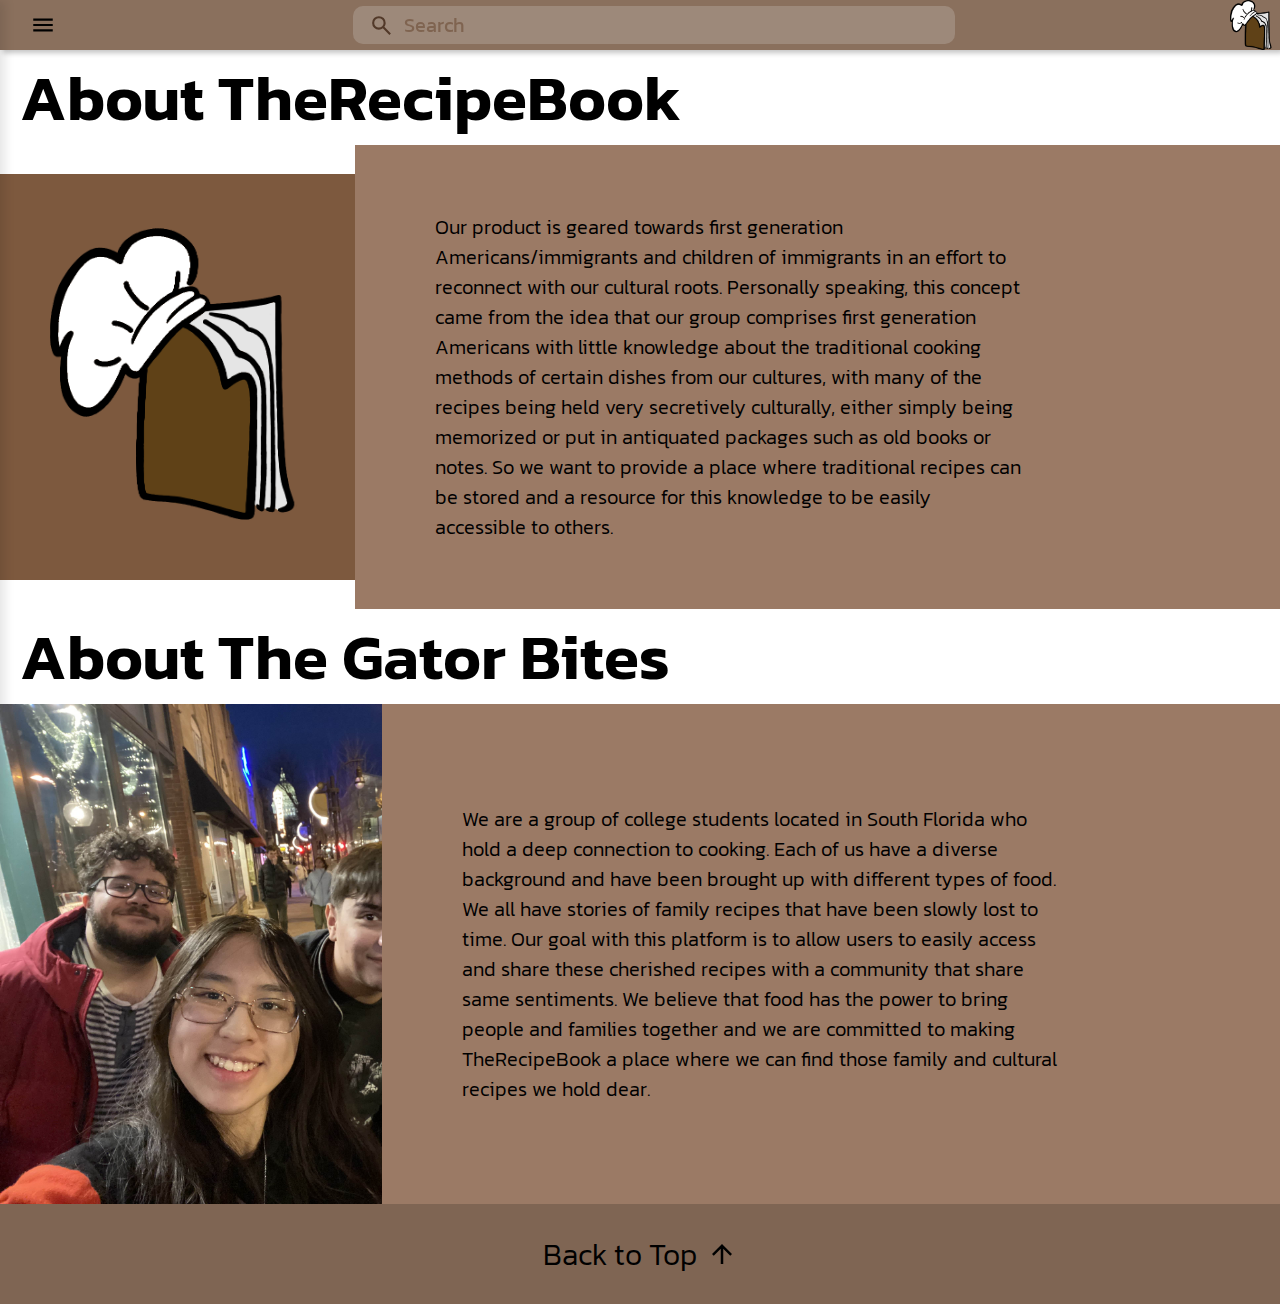
<file: about.html>
<!DOCTYPE html>
<html>

<head>
  <meta charset="UTF-8">
  <title>About Page</title>
  <link rel="stylesheet" href="about.css">
</head>

<body>
  <div class="off-screen-menu">
    <ul class="sidebar">
      <li onclick="hideSidebar(event)"><a href="#"><svg xmlns="http://www.w3.org/2000/svg" height="26px"
            viewBox="0 -960 960 960" width="26px" fill="#000000">
            <path d="M120-240v-80h720v80H120Zm0-200v-80h720v80H120Zm0-200v-80h720v80H120Z" />
          </svg></a></li>
      <li><a href="home.html">Home</a></li>
      <li><a href="profile.html">Profile</a></li>
      <li><a href="stores.html">Grocery Stores</a></li>
      <li><a href="about.html" style="font-weight: 500;">About</a></li>
      <li><a href="#">Log Out</a></li>
    </ul>
  </div>
  <nav>
    <div class="overlay"></div>

    <ul>
      <li onclick="showSidebar(event)"><a href="#"><svg xmlns="http://www.w3.org/2000/svg" height="26px"
            viewBox="0 -960 960 960" width="26px" fill="#000000">
            <path d="M120-240v-80h720v80H120Zm0-200v-80h720v80H120Zm0-200v-80h720v80H120Z" />
          </svg></a></li>
      <li class="search-bar-wrapper">
        <form actions="" method="get" class="search-bar">
          <svg xmlns="http://www.w3.org/2000/svg" height="24px" viewBox="0 -960 960 960" width="24px" fill="#523929">
            <path
              d="M784-120 532-372q-30 24-69 38t-83 14q-109 0-184.5-75.5T120-580q0-109 75.5-184.5T380-840q109 0 184.5 75.5T640-580q0 44-14 83t-38 69l252 252-56 56ZM380-400q75 0 127.5-52.5T560-580q0-75-52.5-127.5T380-760q-75 0-127.5 52.5T200-580q0 75 52.5 127.5T380-400Z" />
          </svg>
          <input id="search" type="text" placeholder="Search" name="q">
          <svg id="clear" xmlns="http://www.w3.org/2000/svg" height="24px" viewBox="0 -960 960 960" width="24px"
            fill="#523929">
            <path
              d="m256-200-56-56 224-224-224-224 56-56 224 224 224-224 56 56-224 224 224 224-56 56-224-224-224 224Z" />
          </svg>
        </form>
      </li>
      <li><img id="logo" src="images/therecipebook_icon.png" alt="TheRecipeBook"></li>
    </ul>
  </nav>

  <h2>About TheRecipeBook</h2>
  <div class="recipebook-section">
    <div class="logo-img-box">
      <div class="logo-rect">
        <img src="images/therecipebook_icon.png" alt="TheRecipeBook logo">
      </div>
    </div>
    <div class="logo-description-container">
      <div class="rect"></div>
      <p>Our product is geared towards first generation Americans/immigrants and children of immigrants in an effort to
        reconnect with our cultural roots. Personally speaking, this concept came from the idea that our group comprises
        first generation Americans with little knowledge about the traditional cooking methods of certain dishes from
        our cultures, with many of the recipes being held very secretively culturally, either simply being memorized or
        put in antiquated packages such as old books or notes. So we want to provide a place where traditional recipes
        can be stored and a resource for this knowledge to be easily accessible to others.</p>
    </div>
  </div>

  <h2>About The Gator Bites</h2>
  <div class="recipebook-section-about">
    <div class="about-img-box">
      <img src="images/about_image.jpg" alt="The Gator Bites">
    </div>
    <div class="about-description-container">
      <div class="rect"></div>
      <p>We are a group of college students located in South Florida who hold a deep connection to cooking.
        Each of us have a diverse background and have been brought up with different types of food.
        We all have stories of family recipes that have been slowly lost to time.
        Our goal with this platform is to allow users to easily access and share these cherished recipes
        with a community that share same sentiments. We believe that food has the power to bring
        people and families together and we are committed to making TheRecipeBook a place where we can find those
        family and cultural recipes we hold dear.
      </p>
    </div>
  </div>
  <div class="footer">
    <div class="footer-content">
      <h3>Back to Top</h3>
      <svg xmlns="http://www.w3.org/2000/svg" height="30px" viewBox="0 -960 960 960" width="30px" fill="#000">
        <path d="M440-160v-487L216-423l-56-57 320-320 320 320-56 57-224-224v487h-80Z" />
      </svg>
    </div>
  </div>
  <script src="about.js"></script>
</body>

</html>
</file>
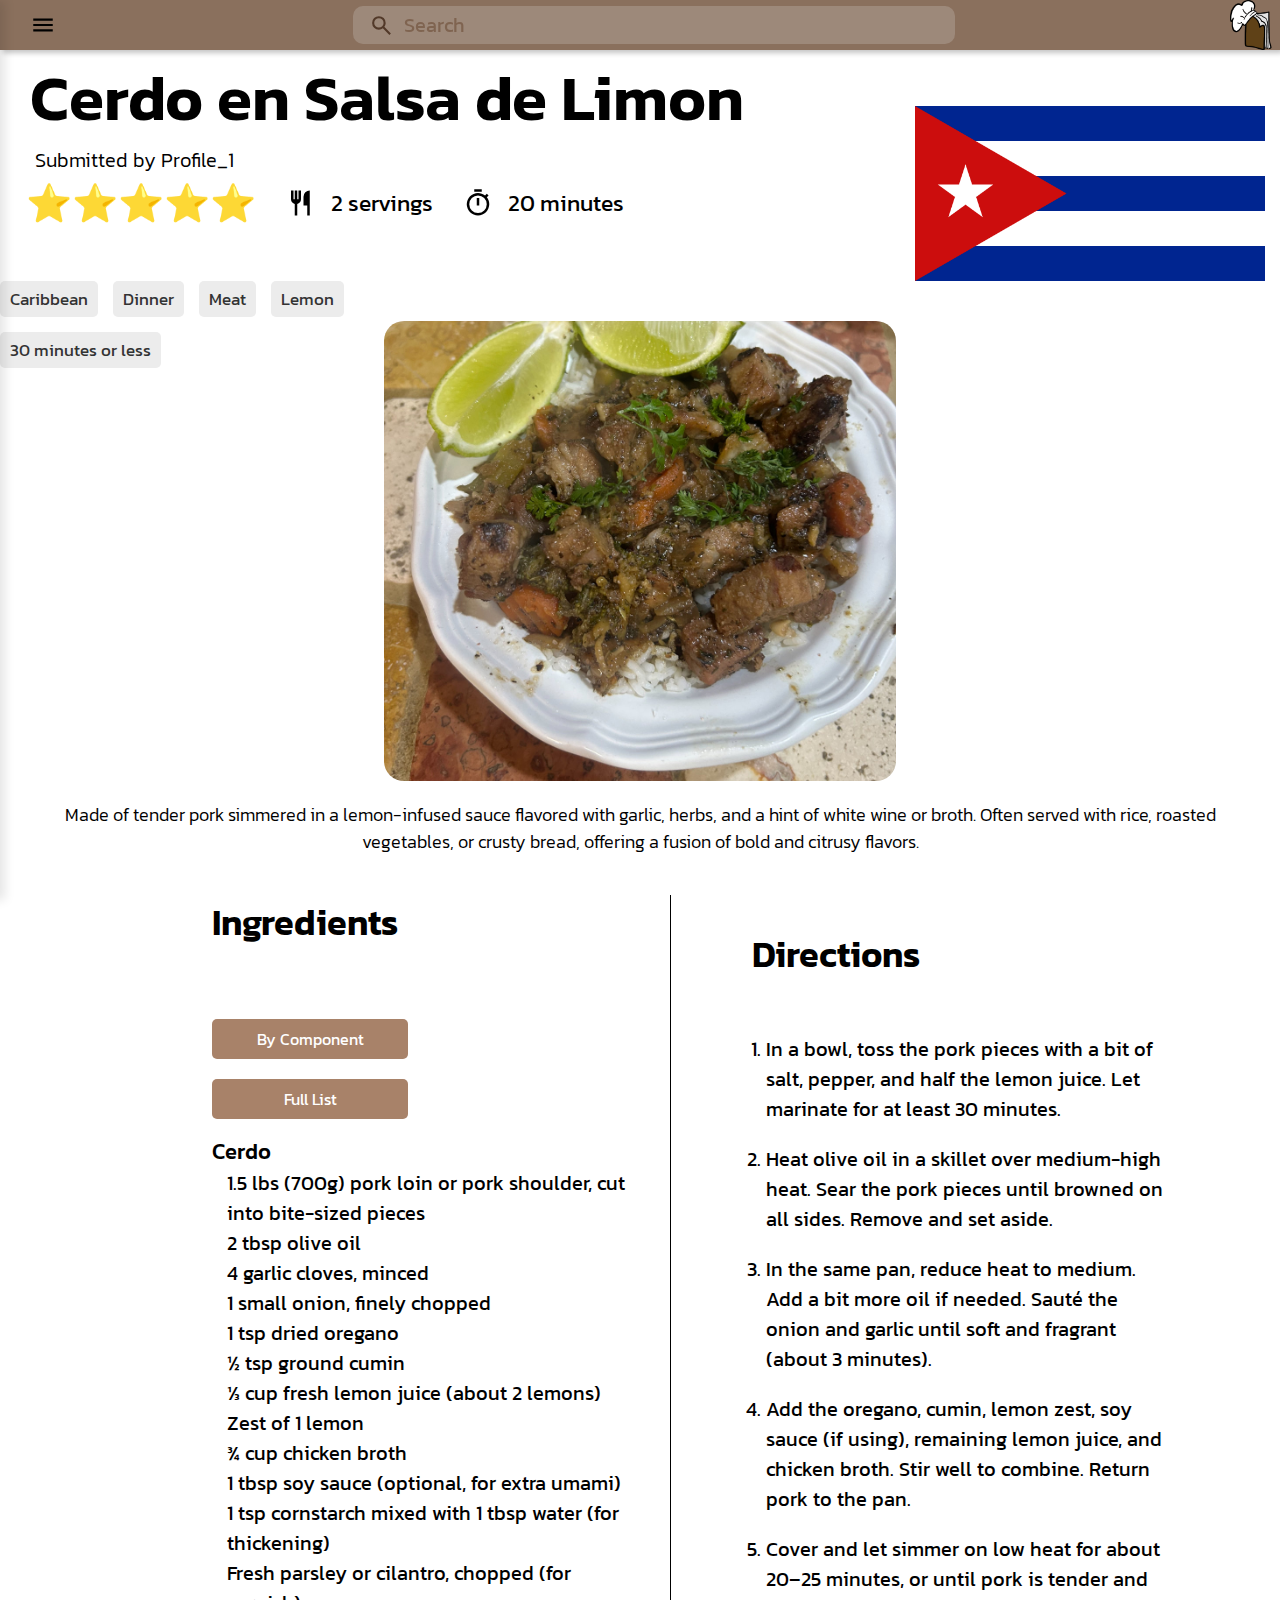
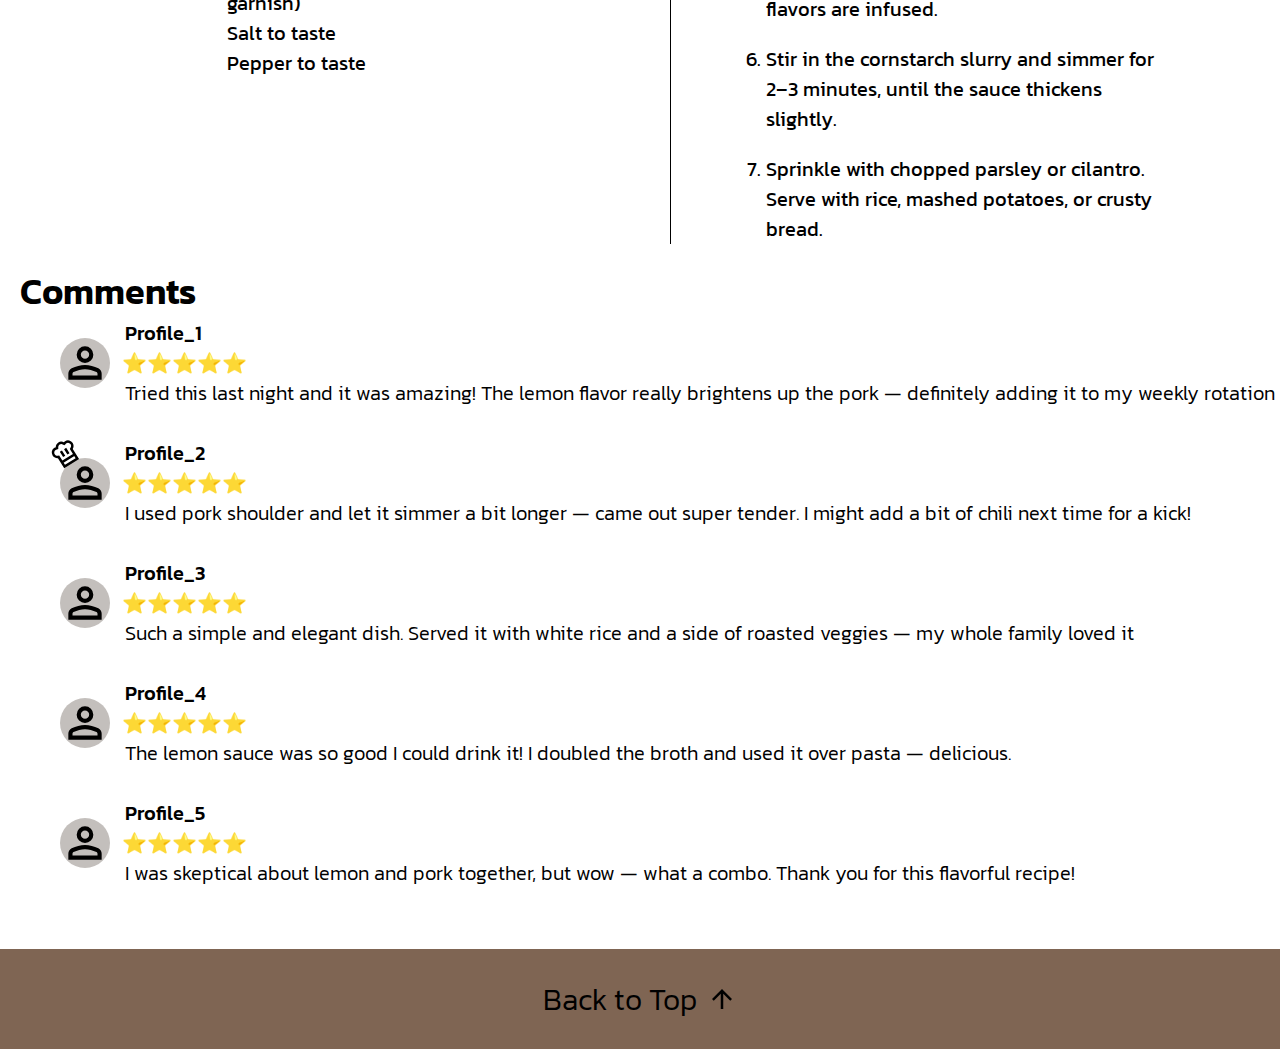
<file: cerdo.html>
<!DOCTYPE html>
<html lang="en">

<head>
  <meta charset="UTF-8">
  <meta charset="viewport">

  <title>Recipe Page</title>
  <link rel="stylesheet" href="cerdo.css">
</head>

<body>
  <div class="off-screen-menu">
    <ul class="sidebar">
      <li onclick="hideSidebar(event)"><a href="#"><svg xmlns="http://www.w3.org/2000/svg" height="26px"
            viewBox="0 -960 960 960" width="26px" fill="#000000">
            <path d="M120-240v-80h720v80H120Zm0-200v-80h720v80H120Zm0-200v-80h720v80H120Z" />
          </svg></a></li>
      <li><a href="home.html">Home</a></li>
      <li><a href="profile.html">Profile</a></li>
      <li><a href="stores.html">Grocery Stores</a></li>
      <li><a href="about.html">About</a></li>
      <li><a href="#">Log Out</a></li>
    </ul>
  </div>
  <nav>
    <div class="overlay"></div>

    <ul>
      <li onclick="showSidebar(event)"><a href="#"><svg xmlns="http://www.w3.org/2000/svg" height="26px"
            viewBox="0 -960 960 960" width="26px" fill="#000000">
            <path d="M120-240v-80h720v80H120Zm0-200v-80h720v80H120Zm0-200v-80h720v80H120Z" />
          </svg></a></li>
      <li class="search-bar-wrapper">
        <form actions="" method="get" class="search-bar">
          <svg xmlns="http://www.w3.org/2000/svg" height="24px" viewBox="0 -960 960 960" width="24px" fill="#523929">
            <path
              d="M784-120 532-372q-30 24-69 38t-83 14q-109 0-184.5-75.5T120-580q0-109 75.5-184.5T380-840q109 0 184.5 75.5T640-580q0 44-14 83t-38 69l252 252-56 56ZM380-400q75 0 127.5-52.5T560-580q0-75-52.5-127.5T380-760q-75 0-127.5 52.5T200-580q0 75 52.5 127.5T380-400Z" />
          </svg>
          <input id="search" type="text" placeholder="Search" name="q">
          <svg id="clear" xmlns="http://www.w3.org/2000/svg" height="24px" viewBox="0 -960 960 960" width="24px"
            fill="#523929">
            <path
              d="m256-200-56-56 224-224-224-224 56-56 224 224 224-224 56 56-224 224 224 224-56 56-224-224-224 224Z" />
          </svg>
        </form>
      </li>
      <li><img id="logo" src="images/therecipebook_icon.png" alt="TheRecipeBook"></li>
    </ul>
  </nav>

  <div class="header">
    <div class="recipe-header">
      <div class="info-block">
        <div class="title">
          <h2>Cerdo en Salsa de Limon</h2>
          <h4>Submitted by Profile_1</h4>
          <div class="sub-header">
            <div class="star">
              ⭐️⭐️⭐️⭐️⭐️
            </div>
            <div class="servings">
              <svg xmlns="http://www.w3.org/2000/svg" height="30px" viewBox="0 -960 960 960" width="24px"
                fill="#000000">
                <path
                  d="M280-80v-366q-51-14-85.5-56T160-600v-280h80v280h40v-280h80v280h40v-280h80v280q0 56-34.5 98T360-446v366h-80Zm400 0v-320H560v-280q0-83 58.5-141.5T760-880v800h-80Z" />
              </svg>
              <span class="info">2 servings</span>
            </div>
            <div class="time">
              <svg xmlns="http://www.w3.org/2000/svg" height="30px" viewBox="0 -960 960 960" width="24px"
                fill="#000000">
                <path
                  d="M360-840v-80h240v80H360Zm80 440h80v-240h-80v240Zm40 320q-74 0-139.5-28.5T226-186q-49-49-77.5-114.5T120-440q0-74 28.5-139.5T226-694q49-49 114.5-77.5T480-800q62 0 119 20t107 58l56-56 56 56-56 56q38 50 58 107t20 119q0 74-28.5 139.5T734-186q-49 49-114.5 77.5T480-80Zm0-80q116 0 198-82t82-198q0-116-82-198t-198-82q-116 0-198 82t-82 198q0 116 82 198t198 82Zm0-280Z" />
              </svg>
              <span class="info">20 minutes</span>
            </div>
          </div>
        </div>
        <div class="tag-container">
          <span class="tag">Caribbean</span>
          <span class="tag">Dinner</span>
          <span class="tag">Meat</span>
          <span class="tag">Lemon</span>
          <span class="tag">30 minutes or less</span>
        </div>
      </div>
      <img class="flag" src="images/cuba_flag.png" alt="Cuba Flag">
    </div>

    <div class="wrap">
      <img class="cerdo-image" src="images/cerdo.jpg" alt="Cerdo en Salsa de Limon">
    </div>
  </div>

  <div class="description">
    <p>Made of tender pork simmered in a lemon-infused sauce flavored with garlic, herbs, and a hint of white wine or
      broth. Often served with rice, roasted vegetables, or crusty bread, offering a fusion of bold and citrusy flavors.
    </p>
  </div>

  <div class="recipe-sections">
    <div class="ingredients">
      <div class="header">
        <h2>Ingredients</h2>
        <div class="buttons">
          <button onclick="showByComponent(event)">By Component</button>
          <button onclick="showFullList(event)">Full List</button>
        </div>
      </div>
      <div class="component active">
        <h3>Cerdo</h3>
        <ul>
          <li>1.5 lbs (700g) pork loin or pork shoulder, cut into bite-sized pieces</li>
          <li>2 tbsp olive oil</li>
          <li>4 garlic cloves, minced</li>
          <li>1 small onion, finely chopped</li>
          <li>1 tsp dried oregano</li>
          <li>½ tsp ground cumin</li>
          <li>⅓ cup fresh lemon juice (about 2 lemons)</li>
          <li>Zest of 1 lemon</li>
          <li>¾ cup chicken broth</li>
          <li>1 tbsp soy sauce (optional, for extra umami)</li>
          <li>1 tsp cornstarch mixed with 1 tbsp water (for thickening)</li>
          <li>Fresh parsley or cilantro, chopped (for garnish)</li>
          <li>Salt to taste</li>
          <li>Pepper to taste</li>
        </ul>
      </div>
      <div class="complete">
        <ul>
          <li>1.5 lbs (700g) pork loin or pork shoulder, cut into bite-sized pieces</li>
          <li>2 tbsp olive oil</li>
          <li>4 garlic cloves, minced</li>
          <li>1 small onion, finely chopped</li>
          <li>1 tsp dried oregano</li>
          <li>½ tsp ground cumin</li>
          <li>⅓ cup fresh lemon juice (about 2 lemons)</li>
          <li>Zest of 1 lemon</li>
          <li>¾ cup chicken broth</li>
          <li>1 tbsp soy sauce (optional, for extra umami)</li>
          <li>1 tsp cornstarch mixed with 1 tbsp water (for thickening)</li>
          <li>Fresh parsley or cilantro, chopped (for garnish)</li>
          <li>Salt to taste</li>
          <li>Pepper to taste</li>
        </ul>
      </div>
    </div>
    <div class="divider"></div>
    <div class="directions">
      <h2>Directions</h2>
      <ol>
        <li>In a bowl, toss the pork pieces with a bit of salt, pepper, and half the lemon juice. Let marinate for at
          least 30 minutes.</li>
        <li>Heat olive oil in a skillet over medium-high heat. Sear the pork pieces until browned on all sides. Remove
          and set aside.</li>

        <li>
          In the same pan, reduce heat to medium. Add a bit more oil if needed. Sauté the onion and garlic until soft
          and
          fragrant (about 3 minutes).
        </li>
        <li>
          Add the oregano, cumin, lemon zest, soy sauce (if using), remaining lemon juice, and chicken broth. Stir well
          to
          combine. Return pork to the pan.
        </li>
        <li>
          Cover and let simmer on low heat for about 20–25 minutes, or until pork is tender and flavors are infused.
        </li>
        <li>
          Stir in the cornstarch slurry and simmer for 2–3 minutes, until the sauce thickens slightly.
        </li>
        <li>
          Sprinkle with chopped parsley or cilantro. Serve with rice, mashed potatoes, or crusty bread.

        </li>
      </ol>
    </div>
  </div>

  <div class="comments">
    <h2>Comments</h2>
    <div class="profile-comment">
      <div class="profile-icon">
        <svg class="person" xmlns="http://www.w3.org/2000/svg" height="50px" viewBox="0 -960 960 960" width="50px"
          fill="#000">
          <path
            d="M480-480q-66 0-113-47t-47-113q0-66 47-113t113-47q66 0 113 47t47 113q0 66-47 113t-113 47ZM160-160v-112q0-34 17.5-62.5T224-378q62-31 126-46.5T480-440q66 0 130 15.5T736-378q29 15 46.5 43.5T800-272v112H160Zm80-80h480v-32q0-11-5.5-20T700-306q-54-27-109-40.5T480-360q-56 0-111 13.5T260-306q-9 5-14.5 14t-5.5 20v32Zm240-320q33 0 56.5-23.5T560-640q0-33-23.5-56.5T480-720q-33 0-56.5 23.5T400-640q0 33 23.5 56.5T480-560Zm0-80Zm0 400Z" />
        </svg>
      </div>
      <div class="profile-text">
        <h3>Profile_1</h3>
        <div class="review">
          <a href="#" class="rating-link"><span class="stars">⭐️⭐️⭐️⭐️⭐️</span>
            <div class="hover-popup">
              <div class="profile-icon">
                <svg class="person" xmlns="http://www.w3.org/2000/svg" height="50px" viewBox="0 -960 960 960"
                  width="50px" fill="#000">
                  <path
                    d="M480-480q-66 0-113-47t-47-113q0-66 47-113t113-47q66 0 113 47t47 113q0 66-47 113t-113 47ZM160-160v-112q0-34 17.5-62.5T224-378q62-31 126-46.5T480-440q66 0 130 15.5T736-378q29 15 46.5 43.5T800-272v112H160Zm80-80h480v-32q0-11-5.5-20T700-306q-54-27-109-40.5T480-360q-56 0-111 13.5T260-306q-9 5-14.5 14t-5.5 20v32Zm240-320q33 0 56.5-23.5T560-640q0-33-23.5-56.5T480-720q-33 0-56.5 23.5T400-640q0 33 23.5 56.5T480-560Zm0-80Zm0 400Z" />
                </svg>
              </div>
              <h3>Profile_1</h3>
              <ul>
                <li>
                  <h4>Authentic: <span class="star-ratings">⭐️⭐️⭐️⭐️⭐️</span></h4>
                </li>
                <li>
                  <h4>Yummy: <span class="star-ratings">⭐️⭐️⭐️⭐️⭐️</span></h4>
                </li>
                <li>
                  <h4>Clarity: <span class="star-ratings">⭐️⭐️⭐️⭐️⭐️</span></h4>
                </li>
              </ul>
            </div>
          </a>
        </div>
        <h4>Tried this last night and it was amazing! The lemon flavor really brightens up the pork — definitely adding
          it to my weekly rotation</h4>

      </div>
    </div>
    <div class="profile-comment">
      <div class="profile-icon">
        <svg class="chef-hat" xmlns="http://www.w3.org/2000/svg" height="30px" viewBox="0 -960 960 960" width="30"
          fill="#000">
          <path
            d="M360-400h80v-200h-80v200Zm-160-60q-46-23-73-66.5T100-621q0-75 51.5-127T278-800q12 0 24.5 2t24.5 5q25-41 65-64t88-23q48 0 88 23t65 64q12-3 24-5t25-2q75 0 126.5 52T860-621q0 51-27 94.5T760-460v220H200v-220Zm320 60h80v-200h-80v200Zm-240 80h400v-189l44-22q26-13 41-36.5t15-52.5q0-42-28.5-71T682-720q-11 0-20 2t-19 5l-47 13-31-52q-14-23-36.5-35.5T480-800q-26 0-48.5 12.5T395-752l-31 52-48-13q-10-2-19.5-4.5T277-720q-41 0-69 29t-28 71q0 29 15 52.5t41 36.5l44 22v189Zm-80 80h80v80h400v-80h80v160H200v-160Zm280-80Z" />
        </svg>
        <svg class="person" xmlns="http://www.w3.org/2000/svg" height="50px" viewBox="0 -960 960 960" width="50px"
          fill="#000">
          <path
            d="M480-480q-66 0-113-47t-47-113q0-66 47-113t113-47q66 0 113 47t47 113q0 66-47 113t-113 47ZM160-160v-112q0-34 17.5-62.5T224-378q62-31 126-46.5T480-440q66 0 130 15.5T736-378q29 15 46.5 43.5T800-272v112H160Zm80-80h480v-32q0-11-5.5-20T700-306q-54-27-109-40.5T480-360q-56 0-111 13.5T260-306q-9 5-14.5 14t-5.5 20v32Zm240-320q33 0 56.5-23.5T560-640q0-33-23.5-56.5T480-720q-33 0-56.5 23.5T400-640q0 33 23.5 56.5T480-560Zm0-80Zm0 400Z" />
        </svg>
      </div>
      <div class="profile-text">
        <h3>Profile_2</h3>
        <div class="review">
          <a href="#" class="rating-link"><span class="stars">⭐️⭐️⭐️⭐️⭐️</span>
            <div class="hover-popup">
              <div class="profile-icon">
                <svg class="person" xmlns="http://www.w3.org/2000/svg" height="50px" viewBox="0 -960 960 960"
                  width="50px" fill="#000">
                  <path
                    d="M480-480q-66 0-113-47t-47-113q0-66 47-113t113-47q66 0 113 47t47 113q0 66-47 113t-113 47ZM160-160v-112q0-34 17.5-62.5T224-378q62-31 126-46.5T480-440q66 0 130 15.5T736-378q29 15 46.5 43.5T800-272v112H160Zm80-80h480v-32q0-11-5.5-20T700-306q-54-27-109-40.5T480-360q-56 0-111 13.5T260-306q-9 5-14.5 14t-5.5 20v32Zm240-320q33 0 56.5-23.5T560-640q0-33-23.5-56.5T480-720q-33 0-56.5 23.5T400-640q0 33 23.5 56.5T480-560Zm0-80Zm0 400Z" />
                </svg>
              </div>
              <h3>Profile_2</h3>
              <ul>
                <li>
                  <h4>Authentic: <span class="star-ratings">⭐️⭐️⭐️⭐️⭐️</span></h4>
                </li>
                <li>
                  <h4>Yummy: <span class="star-ratings">⭐️⭐️⭐️⭐️⭐️</span></h4>
                </li>
                <li>
                  <h4>Clarity: <span class="star-ratings">⭐️⭐️⭐️⭐️⭐️</span></h4>
                </li>
              </ul>
            </div>
          </a>
        </div>
        <h4>I used pork shoulder and let it simmer a bit longer — came out super tender. I might add a bit of chili next
          time for a kick!</h4>
      </div>
    </div>
    <div class="profile-comment">
      <div class="profile-icon">
        <svg class="person" xmlns="http://www.w3.org/2000/svg" height="50px" viewBox="0 -960 960 960" width="50px"
          fill="#000">
          <path
            d="M480-480q-66 0-113-47t-47-113q0-66 47-113t113-47q66 0 113 47t47 113q0 66-47 113t-113 47ZM160-160v-112q0-34 17.5-62.5T224-378q62-31 126-46.5T480-440q66 0 130 15.5T736-378q29 15 46.5 43.5T800-272v112H160Zm80-80h480v-32q0-11-5.5-20T700-306q-54-27-109-40.5T480-360q-56 0-111 13.5T260-306q-9 5-14.5 14t-5.5 20v32Zm240-320q33 0 56.5-23.5T560-640q0-33-23.5-56.5T480-720q-33 0-56.5 23.5T400-640q0 33 23.5 56.5T480-560Zm0-80Zm0 400Z" />
        </svg>
      </div>
      <div class="profile-text">
        <h3>Profile_3</h3>
        <div class="review">
          <a href="#" class="rating-link"><span class="stars">⭐️⭐️⭐️⭐️⭐️</span>
            <div class="hover-popup">
              <div class="profile-icon">
                <svg class="person" xmlns="http://www.w3.org/2000/svg" height="50px" viewBox="0 -960 960 960"
                  width="50px" fill="#000">
                  <path
                    d="M480-480q-66 0-113-47t-47-113q0-66 47-113t113-47q66 0 113 47t47 113q0 66-47 113t-113 47ZM160-160v-112q0-34 17.5-62.5T224-378q62-31 126-46.5T480-440q66 0 130 15.5T736-378q29 15 46.5 43.5T800-272v112H160Zm80-80h480v-32q0-11-5.5-20T700-306q-54-27-109-40.5T480-360q-56 0-111 13.5T260-306q-9 5-14.5 14t-5.5 20v32Zm240-320q33 0 56.5-23.5T560-640q0-33-23.5-56.5T480-720q-33 0-56.5 23.5T400-640q0 33 23.5 56.5T480-560Zm0-80Zm0 400Z" />
                </svg>
              </div>
              <h3>Profile_3</h3>
              <ul>
                <li>
                  <h4>Authentic: <span class="star-ratings">⭐️⭐️⭐️⭐️⭐️</span></h4>
                </li>
                <li>
                  <h4>Yummy: <span class="star-ratings">⭐️⭐️⭐️⭐️⭐️</span></h4>
                </li>
                <li>
                  <h4>Clarity: <span class="star-ratings">⭐️⭐️⭐️⭐️⭐️</span></h4>
                </li>
              </ul>
            </div>
          </a>
        </div>
        <h4>Such a simple and elegant dish. Served it with white rice and a side of roasted veggies — my whole family
          loved it</h4>
      </div>
    </div>
    <div class="profile-comment">
      <div class="profile-icon">
        <svg class="person" xmlns="http://www.w3.org/2000/svg" height="50px" viewBox="0 -960 960 960" width="50px"
          fill="#000">
          <path
            d="M480-480q-66 0-113-47t-47-113q0-66 47-113t113-47q66 0 113 47t47 113q0 66-47 113t-113 47ZM160-160v-112q0-34 17.5-62.5T224-378q62-31 126-46.5T480-440q66 0 130 15.5T736-378q29 15 46.5 43.5T800-272v112H160Zm80-80h480v-32q0-11-5.5-20T700-306q-54-27-109-40.5T480-360q-56 0-111 13.5T260-306q-9 5-14.5 14t-5.5 20v32Zm240-320q33 0 56.5-23.5T560-640q0-33-23.5-56.5T480-720q-33 0-56.5 23.5T400-640q0 33 23.5 56.5T480-560Zm0-80Zm0 400Z" />
        </svg>
      </div>
      <div class="profile-text">
        <h3>Profile_4</h3>
        <div class="review">
          <a href="#" class="rating-link"><span class="stars">⭐️⭐️⭐️⭐️⭐️</span>
            <div class="hover-popup">
              <div class="profile-icon">
                <svg class="person" xmlns="http://www.w3.org/2000/svg" height="50px" viewBox="0 -960 960 960"
                  width="50px" fill="#000">
                  <path
                    d="M480-480q-66 0-113-47t-47-113q0-66 47-113t113-47q66 0 113 47t47 113q0 66-47 113t-113 47ZM160-160v-112q0-34 17.5-62.5T224-378q62-31 126-46.5T480-440q66 0 130 15.5T736-378q29 15 46.5 43.5T800-272v112H160Zm80-80h480v-32q0-11-5.5-20T700-306q-54-27-109-40.5T480-360q-56 0-111 13.5T260-306q-9 5-14.5 14t-5.5 20v32Zm240-320q33 0 56.5-23.5T560-640q0-33-23.5-56.5T480-720q-33 0-56.5 23.5T400-640q0 33 23.5 56.5T480-560Zm0-80Zm0 400Z" />
                </svg>
              </div>
              <h3>Profile_4</h3>
              <ul>
                <li>
                  <h4>Authentic: <span class="star-ratings">⭐️⭐️⭐️⭐️⭐️</span></h4>
                </li>
                <li>
                  <h4>Yummy: <span class="star-ratings">⭐️⭐️⭐️⭐️⭐️</span></h4>
                </li>
                <li>
                  <h4>Clarity: <span class="star-ratings">⭐️⭐️⭐️⭐️⭐️</span></h4>
                </li>
              </ul>
            </div>
          </a>
        </div>
        <h4>The lemon sauce was so good I could drink it! I doubled the broth and used it over pasta — delicious.</h4>
      </div>
    </div>
    <div class="profile-comment">
      <div class="profile-icon">
        <svg class="person" xmlns="http://www.w3.org/2000/svg" height="50px" viewBox="0 -960 960 960" width="50px"
          fill="#000">
          <path
            d="M480-480q-66 0-113-47t-47-113q0-66 47-113t113-47q66 0 113 47t47 113q0 66-47 113t-113 47ZM160-160v-112q0-34 17.5-62.5T224-378q62-31 126-46.5T480-440q66 0 130 15.5T736-378q29 15 46.5 43.5T800-272v112H160Zm80-80h480v-32q0-11-5.5-20T700-306q-54-27-109-40.5T480-360q-56 0-111 13.5T260-306q-9 5-14.5 14t-5.5 20v32Zm240-320q33 0 56.5-23.5T560-640q0-33-23.5-56.5T480-720q-33 0-56.5 23.5T400-640q0 33 23.5 56.5T480-560Zm0-80Zm0 400Z" />
        </svg>
      </div>
      <div class="profile-text">
        <h3>Profile_5</h3>
        <div class="review">
          <a href="#" class="rating-link"><span class="stars">⭐️⭐️⭐️⭐️⭐️</span>
            <div class="hover-popup">
              <div class="profile-icon">
                <svg class="person" xmlns="http://www.w3.org/2000/svg" height="50px" viewBox="0 -960 960 960"
                  width="50px" fill="#000">
                  <path
                    d="M480-480q-66 0-113-47t-47-113q0-66 47-113t113-47q66 0 113 47t47 113q0 66-47 113t-113 47ZM160-160v-112q0-34 17.5-62.5T224-378q62-31 126-46.5T480-440q66 0 130 15.5T736-378q29 15 46.5 43.5T800-272v112H160Zm80-80h480v-32q0-11-5.5-20T700-306q-54-27-109-40.5T480-360q-56 0-111 13.5T260-306q-9 5-14.5 14t-5.5 20v32Zm240-320q33 0 56.5-23.5T560-640q0-33-23.5-56.5T480-720q-33 0-56.5 23.5T400-640q0 33 23.5 56.5T480-560Zm0-80Zm0 400Z" />
                </svg>
              </div>
              <h3>Profile_5</h3>
              <ul>
                <li>
                  <h4>Authentic: <span class="star-ratings">⭐️⭐️⭐️⭐️⭐️</span></h4>
                </li>
                <li>
                  <h4>Yummy: <span class="star-ratings">⭐️⭐️⭐️⭐️⭐️</span></h4>
                </li>
                <li>
                  <h4>Clarity: <span class="star-ratings">⭐️⭐️⭐️⭐️⭐️</span></h4>
                </li>
              </ul>
            </div>
          </a>
        </div>
        <h4>I was skeptical about lemon and pork together, but wow — what a combo. Thank you for this flavorful recipe!
        </h4>
      </div>
    </div>
  </div>
  <div class="footer">
    <div class="footer-content">
      <h3>Back to Top</h3>
      <svg xmlns="http://www.w3.org/2000/svg" height="30px" viewBox="0 -960 960 960" width="30px" fill="#000">
        <path d="M440-160v-487L216-423l-56-57 320-320 320 320-56 57-224-224v487h-80Z" />
      </svg>
    </div>
  </div>
  <script src="cerdo.js"></script>
</body>

</html>
</file>
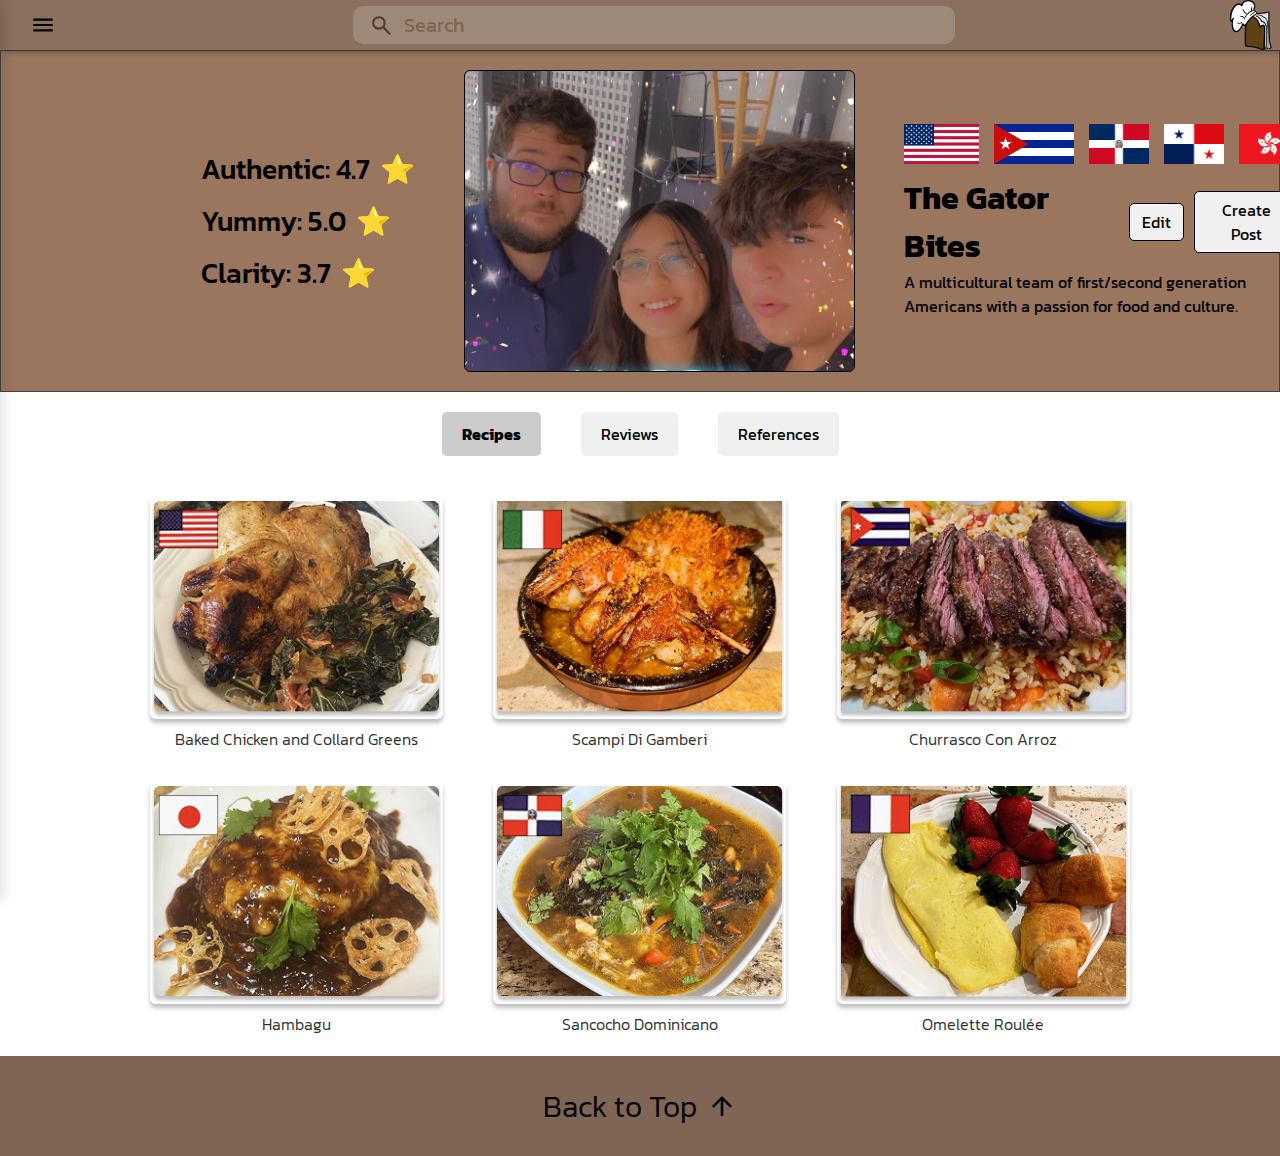
<file: profile.html>
<!DOCTYPE html>
<html lang="en">

<head>
  <meta charset="UTF-8">
  <meta charset="viewport">

  <title>Recipe Page</title>
  <link rel="stylesheet" href="profile.css">

</head>

<body>
  <div class="overlay"></div>
  <div class="off-screen-menu">
    <ul class="sidebar">
      <li onclick="hideSidebar(event)"><a href="#"><svg xmlns="http://www.w3.org/2000/svg" height="26px"
            viewBox="0 -960 960 960" width="26px" fill="#000000">
            <path d="M120-240v-80h720v80H120Zm0-200v-80h720v80H120Zm0-200v-80h720v80H120Z" />
          </svg></a></li>
      <li><a href="home.html">Home</a></li>
      <li><a href="profile.html" style="font-weight: 500;">Profile</a></li>
      <li><a href="stores.html">Grocery Stores</a></li>
      <li><a href="about.html">About</a></li>
      <li><a href="#">Log Out</a></li>
    </ul>
  </div>
  <nav>

    <ul>
      <li onclick="showSidebar(event)"><a href="#"><svg xmlns="http://www.w3.org/2000/svg" height="26px"
            viewBox="0 -960 960 960" width="26px" fill="#000000">
            <path d="M120-240v-80h720v80H120Zm0-200v-80h720v80H120Zm0-200v-80h720v80H120Z" />
          </svg></a></li>
      <li class="search-bar-wrapper">
        <form actions="" method="get" class="search-bar">
          <svg xmlns="http://www.w3.org/2000/svg" height="24px" viewBox="0 -960 960 960" width="24px" fill="#523929">
            <path
              d="M784-120 532-372q-30 24-69 38t-83 14q-109 0-184.5-75.5T120-580q0-109 75.5-184.5T380-840q109 0 184.5 75.5T640-580q0 44-14 83t-38 69l252 252-56 56ZM380-400q75 0 127.5-52.5T560-580q0-75-52.5-127.5T380-760q-75 0-127.5 52.5T200-580q0 75 52.5 127.5T380-400Z" />
          </svg>
          <input id="search" type="text" placeholder="Search" name="q">
          <svg id="clear" xmlns="http://www.w3.org/2000/svg" height="24px" viewBox="0 -960 960 960" width="24px"
            fill="#523929">
            <path
              d="m256-200-56-56 224-224-224-224 56-56 224 224 224-224 56 56-224 224 224 224-56 56-224-224-224 224Z" />
          </svg>
        </form>
      </li>
      <li><img id="logo" src="images/therecipebook_icon.png" alt="TheRecipeBook"></li>
    </ul>
  </nav>
  <div class="header">
    <div class="header-profile">

      <div class="profile-rating-container">
        <h3 class="ratings">Authentic: 4.7 <span class="star">⭐️</span></h3>
        <h3 class="ratings">Yummy: 5.0 <span class="star">⭐️</span></h3>
        <h3 class="ratings">Clarity: 3.7 <span class="star">⭐️</span></h3>
      </div>

      <img id="TheGatorBites" src="images/image.jpg" alt="TheGatorBites">
      <div class="header-text">
        <div class="flags">
          <img src="images/american_flag.png" alt="American flag">
          <img src="images/cuba_flag.png" alt="Cuban flag">
          <img src="images/dominican_flag.png" alt="Dominican Republican flag">
          <img src="images/panama_flag.png" alt="Panamaniam flag">
          <img src="images/hong_kong_flag.png" alt="Hong Kong flag">
        </div>
        <div class="title-row">
          <h1>The Gator Bites</h1>
          <button>Edit</button>
          <button onclick="showCreate()">Create Post</button>
        </div>
        A multicultural team of first/second generation
        Americans with a passion for food and culture.
      </div>
    </div>
  </div>

  </div>
  <div class="content">
    <!-- Tabs -->
    <div class="profile-tabs">
      <button class="active" onclick="showTab('recipes')">Recipes</button>
      <button onclick="showTab('reviews')">Reviews</button>
      <button onclick="showTab('references')">References</button>
    </div>

    <div id="recipes" class="tab-content active">
      <!-- Recipes tab content -->
      <div class="image-grid">
        <div class="image-item">
          <img src="images/Chicken.png" alt="Chicken" class="image-card">
          <p class="image-caption">Baked Chicken and Collard Greens</p>
        </div>
        <div class="image-item">
          <img src="images/Scampi.png" alt="Scampi" class="image-card">
          <p class="image-caption">Scampi Di Gamberi</p>
        </div>
        <div class="image-item">
          <img onclick="showRecipe()" src="images/Churrasco 2.png" alt="Churrasco" class="image-card">
          <p class="image-caption">Churrasco Con Arroz</p>
        </div>
        <div class="image-item">
          <img src="images/Hambagu.png" alt="Hambagu" class="image-card">
          <p class="image-caption">Hambagu</p>
        </div>
        <div class="image-item">
          <img src="images/Sancocho.png" alt="Sancocho" class="image-card">
          <p class="image-caption">Sancocho Dominicano</p>
        </div>
        <div class="image-item">
          <img src="images/Omelette.png" alt="Omelette" class="image-card">
          <p class="image-caption">Omelette Roulée</p>
        </div>
      </div>

    </div>

    <div id="reviews" class="tab-content">
      <div class="review-card">
        <div class="chef-hat-icon">
          <svg class="chef-hat" xmlns="http://www.w3.org/2000/svg" height="30px" viewBox="0 -960 960 960" width="30"
            fill="#000">
            <path
              d="M360-400h80v-200h-80v200Zm-160-60q-46-23-73-66.5T100-621q0-75 51.5-127T278-800q12 0 24.5 2t24.5 5q25-41 65-64t88-23q48 0 88 23t65 64q12-3 24-5t25-2q75 0 126.5 52T860-621q0 51-27 94.5T760-460v220H200v-220Zm320 60h80v-200h-80v200Zm-240 80h400v-189l44-22q26-13 41-36.5t15-52.5q0-42-28.5-71T682-720q-11 0-20 2t-19 5l-47 13-31-52q-14-23-36.5-35.5T480-800q-26 0-48.5 12.5T395-752l-31 52-48-13q-10-2-19.5-4.5T277-720q-41 0-69 29t-28 71q0 29 15 52.5t41 36.5l44 22v189Zm-80 80h80v80h400v-80h80v160H200v-160Zm280-80Z" />
          </svg>
        </div>
        <div class="reviewer-image TheGatorBites"></div>
        <div class="review-content">
          <strong>Bistec Empanizado (Cuban Breaded Steak)</strong><br>
          <div class="review">
            <a href="#" class="rating-link">
              <span class="stars">⭐️⭐️⭐️⭐️⭐️</span>
              <div class="hover-popup">
                <ul>
                  <li>
                    <h4>Authentic: <span class="star-ratings">⭐️⭐️⭐️⭐️⭐️</span></h4>
                  </li>
                  <li>
                    <h4>Yummy: <span class="star-ratings">⭐️⭐️⭐️⭐️⭐️</span></h4>
                  </li>
                  <li>
                    <h4>Clarity: <span class="star-ratings">⭐️⭐️⭐️⭐️⭐️</span></h4>
                  </li>
                </ul>
              </div>
            </a>
          </div>
          <p>Absolutely flawless! This Bistec Empanizado took me straight back to my abuela’s kitchen. The
            steak was pounded perfectly thin, seasoned just right, and fried to a golden crisp that was light yet
            crunchy — not greasy at all. The traditional marinade of garlic, sour orange, and spices came through
            beautifully, and the breading held up like it should. Served with white rice, black beans, and a lime wedge
            — it was Cuban home-cooking perfection. Hats off to the cook for nailing the technique and honoring the
          </p>
        </div>
      </div>

      <div class="review-card">
        <div class="reviewer-image TheGatorBites"></div>
        <div class="review-content">
          <strong>Doro Wat (Ethiopian Spiced Chicken Stew) Recipe Comment</strong><br>
          <div class="review">
            <a href="#" class="rating-link">
              <span class="stars">⭐️⭐️⭐️⭐️</span>
              <div class="hover-popup">
                <ul>
                  <li>
                    <h4>Authentic: <span class="star-ratings">⭐️⭐️⭐️⭐️</span></h4>
                  </li>
                  <li>
                    <h4>Yummy: <span class="star-ratings">⭐️⭐️⭐️</span></h4>
                  </li>
                  <li>
                    <h4>Clarity: <span class="star-ratings">⭐️⭐️⭐️⭐️⭐️</span></h4>
                  </li>
                </ul>
              </div>
            </a>
          </div>
          <p>This Doro Wat recipe was absolutely amazing! The spice mix really stood out — so rich, complex,
            and warming. I had never used berbere before, and it added such a unique depth of flavor. The slow-cooked
            onions created a perfect base, and the tender chicken just soaked up all the deliciousness. I served it with
            injera, and it felt like a comforting, flavorful feast. Definitely a dish I’ll be making again when I want
            something bold and satisfying!
          </p>
        </div>
      </div>

      <div class="review-card">
        <div class="chef-hat-icon">
          <svg class="chef-hat" xmlns="http://www.w3.org/2000/svg" height="30px" viewBox="0 -960 960 960" width="30"
            fill="#000">
            <path
              d="M360-400h80v-200h-80v200Zm-160-60q-46-23-73-66.5T100-621q0-75 51.5-127T278-800q12 0 24.5 2t24.5 5q25-41 65-64t88-23q48 0 88 23t65 64q12-3 24-5t25-2q75 0 126.5 52T860-621q0 51-27 94.5T760-460v220H200v-220Zm320 60h80v-200h-80v200Zm-240 80h400v-189l44-22q26-13 41-36.5t15-52.5q0-42-28.5-71T682-720q-11 0-20 2t-19 5l-47 13-31-52q-14-23-36.5-35.5T480-800q-26 0-48.5 12.5T395-752l-31 52-48-13q-10-2-19.5-4.5T277-720q-41 0-69 29t-28 71q0 29 15 52.5t41 36.5l44 22v189Zm-80 80h80v80h400v-80h80v160H200v-160Zm280-80Z" />
          </svg>
        </div>
        <div class="reviewer-image TheGatorBites"></div>
        <div class="review-content">
          <strong>Rabo Encendido (Cuban Oxtail Stew)</strong><br>
          <div class="review">
            <a href="#" class="rating-link">
              <span class="stars">⭐️⭐️⭐️⭐️⭐️</span>
              <div class="hover-popup">
                <ul>
                  <li>
                    <h4>Authentic: <span class="star-ratings">⭐️⭐️⭐️⭐️⭐️</span></h4>
                  </li>
                  <li>
                    <h4>Yummy: <span class="star-ratings">⭐️⭐️⭐️⭐️⭐️</span></h4>
                  </li>
                  <li>
                    <h4>Clarity: <span class="star-ratings">⭐️⭐️⭐️⭐️⭐️</span></h4>
                  </li>
                </ul>
              </div>
            </a>
          </div>
          <p>This Rabo Encendido was incredibly tender and flavorful — the meat practically fell off the bone, and
            the sauce was rich, spicy, and comforting in that way only Cuban stews can be. That said, I did notice the
            use of red wine in the braise, which isn’t typically part of the traditional Cuban approach. While it added
            a nice depth, I missed the sharper tang of citrus or vinegar that usually cuts through the richness. Still,
            a beautifully executed dish with lots of heart and warmth — just a gentle nudge toward a more classic touch
          </p>
        </div>
      </div>

      <div class="review-card">
        <div class="reviewer-image TheGatorBites"></div>
        <div class="review-content">
          <strong>Kimchi Jjigae</strong><br>
          <div class="review">
            <a href="#" class="rating-link">
              <span class="stars">⭐️⭐️⭐️⭐️⭐️</span>
              <div class="hover-popup">
                <ul>
                  <li>
                    <h4>Authentic: <span class="star-ratings">⭐️⭐️⭐️⭐️⭐️</span></h4>
                  </li>
                  <li>
                    <h4>Yummy: <span class="star-ratings">⭐️⭐️⭐️⭐️⭐️</span></h4>
                  </li>
                  <li>
                    <h4>Clarity: <span class="star-ratings">⭐️⭐️⭐️⭐️⭐️</span></h4>
                  </li>
                </ul>
              </div>
            </a>
          </div>
          <p>This was such a simple and satisfying dish! I loved how quick it was to throw together — just a
            few ingredients, but so much flavor. The kimchi really shines, and the broth has that perfect balance of
            tangy and savory. I made a big pot and it easily fed my whole family, with leftovers for the next day. We
            served it with rice, and everyone went back for seconds. A fantastic, no-fuss meal that’s now in our regular
            rotation!</p>
        </div>
      </div>
    </div>


    <div id="references" class="tab-content">
      <!-- Recipes tab content -->
      <div class="image-grid">
        <div class="image-item">
          <img onclick="showCerdo()" src="images/Cerdo.png" alt="Cerdo" class="image-card">

          <p class="image-caption">Cerdo en Salsa de Limon</p>
        </div>
        <div class="image-item">
          <img src="images/Pierna.png" alt="Pierna" class="image-card">
          <p class="image-caption">Pierna De Cordero</p>
        </div>
        <div class="image-item">
          <img onclick="showRecipe()" src="images/Grouper.png" alt="Grouper" class="image-card">
          <p class="image-caption">Lemon Spiced Grouper</p>
        </div>
        <div class="image-item">
          <img src="images/Goat.png" alt="Goat" class="image-card">
          <p class="image-caption">Curry Goat</p>
        </div>
        <div class="image-item">
          <img src="images/Benedict.png" alt="Benedict" class="image-card">
          <p class="image-caption">Eggs Benedict</p>
        </div>
        <div class="image-item">
          <img src="images/Soup.png" alt="Soup" class="image-card">
          <p class="image-caption">Roasted Tomato Soup</p>
        </div>
      </div>
    </div>
  </div>
  </div>


  <div class="footer">
    <div class="footer-content">
      <h3>Back to Top</h3>
      <svg xmlns="http://www.w3.org/2000/svg" height="30px" viewBox="0 -960 960 960" width="30px" fill="#000">
        <path d="M440-160v-487L216-423l-56-57 320-320 320 320-56 57-224-224v487h-80Z" />
      </svg>
    </div>
  </div>

  <script src="profile.js"></script>
</body>

</html>
</file>
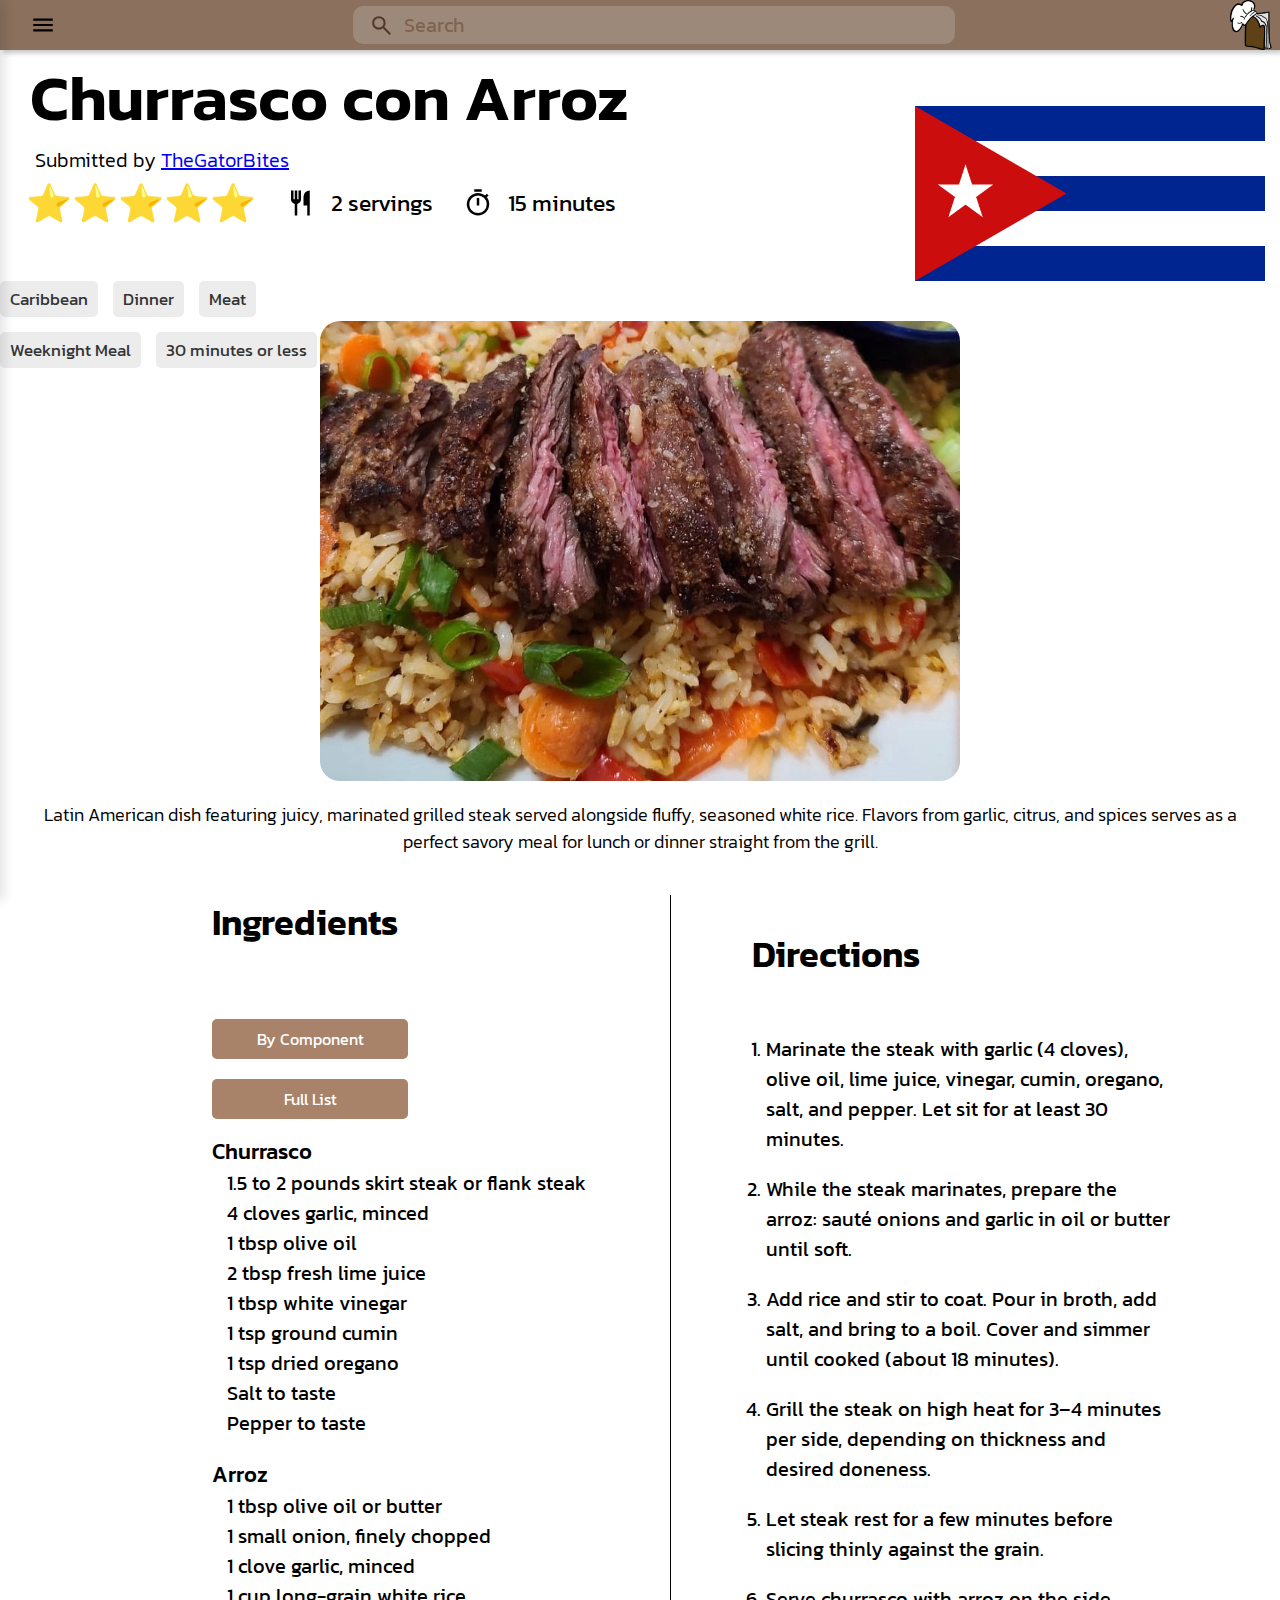
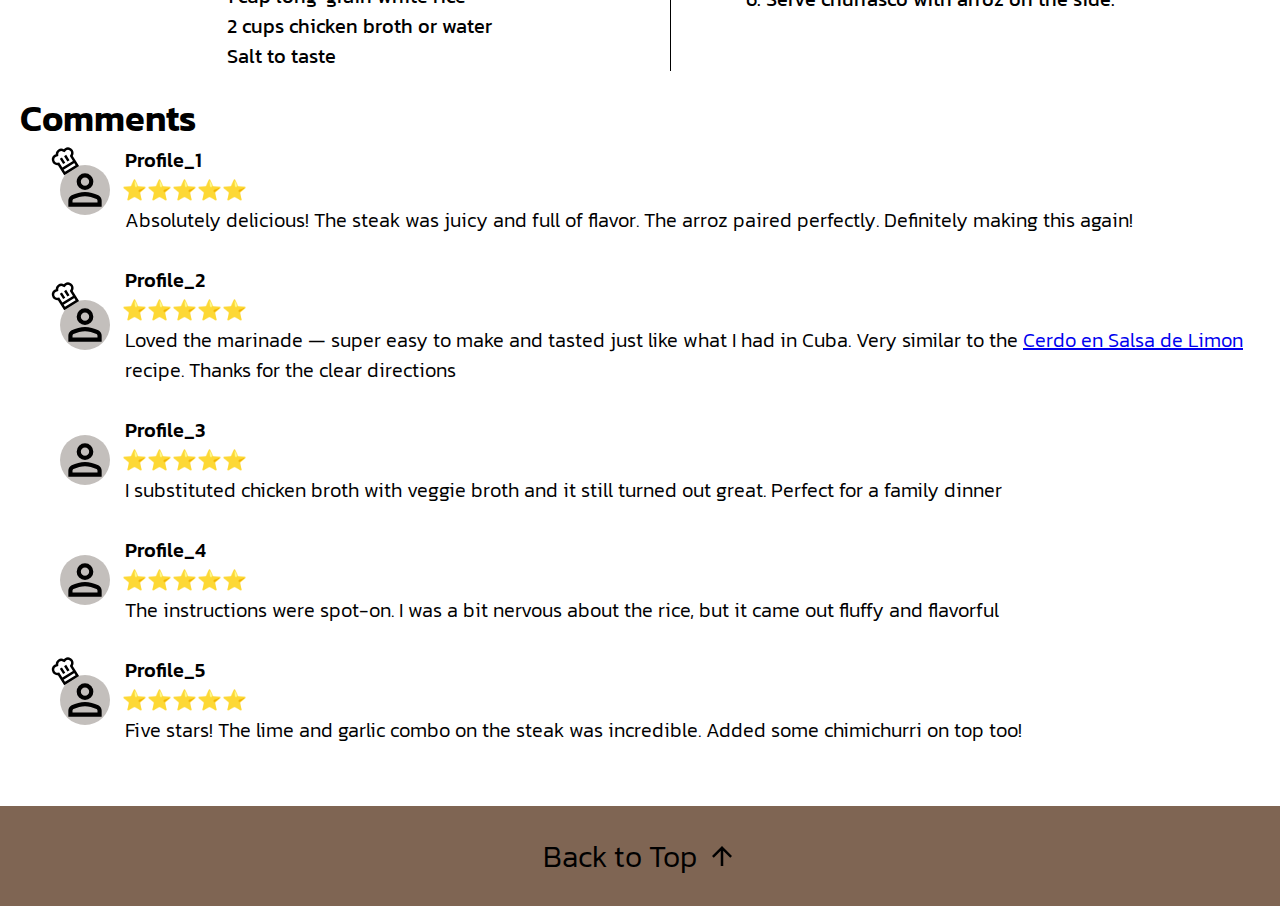
<file: recipe.html>
<!DOCTYPE html>
<html lang="en">

<head>
  <meta charset="UTF-8">
  <meta charset="viewport">

  <title>Recipe Page</title>
  <link rel="stylesheet" href="recipe.css">
</head>

<body>
  <div class="off-screen-menu">
    <ul class="sidebar">
      <li onclick="hideSidebar(event)"><a href="#"><svg xmlns="http://www.w3.org/2000/svg" height="26px"
            viewBox="0 -960 960 960" width="26px" fill="#000000">
            <path d="M120-240v-80h720v80H120Zm0-200v-80h720v80H120Zm0-200v-80h720v80H120Z" />
          </svg></a></li>
      <li><a href="home.html">Home</a></li>
      <li><a href="profile.html">Profile</a></li>
      <li><a href="stores.html">Grocery Stores</a></li>
      <li><a href="about.html">About</a></li>
      <li><a href="#">Log Out</a></li>
    </ul>
  </div>
  <nav>
    <div class="overlay"></div>

    <ul>
      <li onclick="showSidebar(event)"><a href="#"><svg xmlns="http://www.w3.org/2000/svg" height="26px"
            viewBox="0 -960 960 960" width="26px" fill="#000000">
            <path d="M120-240v-80h720v80H120Zm0-200v-80h720v80H120Zm0-200v-80h720v80H120Z" />
          </svg></a></li>
      <li class="search-bar-wrapper">
        <form actions="" method="get" class="search-bar">
          <svg xmlns="http://www.w3.org/2000/svg" height="24px" viewBox="0 -960 960 960" width="24px" fill="#523929">
            <path
              d="M784-120 532-372q-30 24-69 38t-83 14q-109 0-184.5-75.5T120-580q0-109 75.5-184.5T380-840q109 0 184.5 75.5T640-580q0 44-14 83t-38 69l252 252-56 56ZM380-400q75 0 127.5-52.5T560-580q0-75-52.5-127.5T380-760q-75 0-127.5 52.5T200-580q0 75 52.5 127.5T380-400Z" />
          </svg>
          <input id="search" type="text" placeholder="Search" name="q">
          <svg id="clear" xmlns="http://www.w3.org/2000/svg" height="24px" viewBox="0 -960 960 960" width="24px"
            fill="#523929">
            <path
              d="m256-200-56-56 224-224-224-224 56-56 224 224 224-224 56 56-224 224 224 224-56 56-224-224-224 224Z" />
          </svg>
        </form>
      </li>
      <li><img id="logo" src="images/therecipebook_icon.png" alt="TheRecipeBook"></li>
    </ul>
  </nav>

  <div class="header">
    <div class="recipe-header">
      <div class="info-block">
        <div class="title">
          <h2>Churrasco con Arroz</h2>
          <h4>Submitted by <a href="profile.html">TheGatorBites</a></h4>
          <div class="sub-header">
            <div class="star">
              ⭐️⭐️⭐️⭐️⭐️
            </div>
            <div class="servings">
              <svg xmlns="http://www.w3.org/2000/svg" height="30px" viewBox="0 -960 960 960" width="24px"
                fill="#000000">
                <path
                  d="M280-80v-366q-51-14-85.5-56T160-600v-280h80v280h40v-280h80v280h40v-280h80v280q0 56-34.5 98T360-446v366h-80Zm400 0v-320H560v-280q0-83 58.5-141.5T760-880v800h-80Z" />
              </svg>
              <span class="info">2 servings</span>
            </div>
            <div class="time">
              <svg xmlns="http://www.w3.org/2000/svg" height="30px" viewBox="0 -960 960 960" width="24px"
                fill="#000000">
                <path
                  d="M360-840v-80h240v80H360Zm80 440h80v-240h-80v240Zm40 320q-74 0-139.5-28.5T226-186q-49-49-77.5-114.5T120-440q0-74 28.5-139.5T226-694q49-49 114.5-77.5T480-800q62 0 119 20t107 58l56-56 56 56-56 56q38 50 58 107t20 119q0 74-28.5 139.5T734-186q-49 49-114.5 77.5T480-80Zm0-80q116 0 198-82t82-198q0-116-82-198t-198-82q-116 0-198 82t-82 198q0 116 82 198t198 82Zm0-280Z" />
              </svg>
              <span class="info">15 minutes</span>
            </div>
          </div>
        </div>
        <div class="tag-container">
          <span class="tag">Caribbean</span>
          <span class="tag">Dinner</span>
          <span class="tag">Meat</span>
          <span class="tag">Weeknight Meal</span>
          <span class="tag">30 minutes or less</span>
        </div>
      </div>
      <img class="flag" src="images/cuba_flag.png" alt="Cuba Flag">
    </div>

    <div class="wrap">
      <img class="churrasco-image" src="images/churrasco.png" alt="Churrasco con Arroz">
    </div>
  </div>

  <div class="description">
    <p>Latin American dish featuring juicy, marinated grilled steak served alongside fluffy, seasoned white rice.
      Flavors from garlic, citrus, and spices serves as a perfect savory meal for lunch or dinner straight from the
      grill.</p>
  </div>

  <div class="recipe-sections">
    <div class="ingredients">
      <div class="header">
        <h2>Ingredients</h2>
        <div class="buttons">
          <button onclick="showByComponent(event)">By Component</button>
          <button onclick="showFullList(event)">Full List</button>
        </div>
      </div>
      <div class="component active">
        <h3>Churrasco</h3>
        <ul>
          <li>1.5 to 2 pounds skirt steak or flank steak</li>
          <li>4 cloves garlic, minced</li>
          <li>1 tbsp olive oil</li>
          <li>2 tbsp fresh lime juice</li>
          <li>1 tbsp white vinegar</li>
          <li>1 tsp ground cumin</li>
          <li>1 tsp dried oregano</li>
          <li>Salt to taste</li>
          <li>Pepper to taste</li>
        </ul>
        <h3>Arroz</h3>
        <ul>
          <li>1 tbsp olive oil or butter</li>
          <li>1 small onion, finely chopped</li>
          <li>1 clove garlic, minced</li>
          <li>1 cup long-grain white rice</li>
          <li>2 cups chicken broth or water</li>
          <li>Salt to taste</li>
        </ul>
      </div>
      <div class="complete">
        <ul>
          <li>1.5 to 2 pounds skirt steak or flank steak</li>
          <li>5 cloves garlic, minced</li>
          <li>2 tbsp olive oil</li>
          <li>2 tbsp fresh lime juice</li>
          <li>1 tbsp white vinegar</li>
          <li>1 tsp ground cumin</li>
          <li>1 tsp dried oregano</li>
          <li>1 small onion, finely chopped</li>
          <li>1 cup long-grain white rice</li>
          <li>2 cups chicken broth or water</li>
          <li>Salt to taste</li>
          <li>Pepper to taste</li>
        </ul>
      </div>
    </div>
    <div class="divider"></div>
    <div class="directions">
      <h2>Directions</h2>
      <ol>
        <li>Marinate the steak with garlic (4 cloves), olive oil, lime juice, vinegar, cumin, oregano, salt, and pepper.
          Let sit for at least 30 minutes.</li>
        <li>While the steak marinates, prepare the arroz: sauté onions and garlic in oil or butter until soft.</li>
        <li>Add rice and stir to coat. Pour in broth, add salt, and bring to a boil. Cover and simmer until cooked
          (about 18 minutes).</li>
        <li>Grill the steak on high heat for 3–4 minutes per side, depending on thickness and desired doneness.</li>
        <li>Let steak rest for a few minutes before slicing thinly against the grain.</li>
        <li>Serve churrasco with arroz on the side.</li>
      </ol>
    </div>
  </div>

  <div class="comments">
    <h2>Comments</h2>
    <div class="profile-comment">
      <div class="profile-icon">
        <svg class="chef-hat" xmlns="http://www.w3.org/2000/svg" height="30px" viewBox="0 -960 960 960" width="30"
          fill="#000">
          <path
            d="M360-400h80v-200h-80v200Zm-160-60q-46-23-73-66.5T100-621q0-75 51.5-127T278-800q12 0 24.5 2t24.5 5q25-41 65-64t88-23q48 0 88 23t65 64q12-3 24-5t25-2q75 0 126.5 52T860-621q0 51-27 94.5T760-460v220H200v-220Zm320 60h80v-200h-80v200Zm-240 80h400v-189l44-22q26-13 41-36.5t15-52.5q0-42-28.5-71T682-720q-11 0-20 2t-19 5l-47 13-31-52q-14-23-36.5-35.5T480-800q-26 0-48.5 12.5T395-752l-31 52-48-13q-10-2-19.5-4.5T277-720q-41 0-69 29t-28 71q0 29 15 52.5t41 36.5l44 22v189Zm-80 80h80v80h400v-80h80v160H200v-160Zm280-80Z" />
        </svg>
        <svg class="person" xmlns="http://www.w3.org/2000/svg" height="50px" viewBox="0 -960 960 960" width="50px"
          fill="#000">
          <path
            d="M480-480q-66 0-113-47t-47-113q0-66 47-113t113-47q66 0 113 47t47 113q0 66-47 113t-113 47ZM160-160v-112q0-34 17.5-62.5T224-378q62-31 126-46.5T480-440q66 0 130 15.5T736-378q29 15 46.5 43.5T800-272v112H160Zm80-80h480v-32q0-11-5.5-20T700-306q-54-27-109-40.5T480-360q-56 0-111 13.5T260-306q-9 5-14.5 14t-5.5 20v32Zm240-320q33 0 56.5-23.5T560-640q0-33-23.5-56.5T480-720q-33 0-56.5 23.5T400-640q0 33 23.5 56.5T480-560Zm0-80Zm0 400Z" />
        </svg>
      </div>
      <div class="profile-text">
        <h3>Profile_1</h3>
        <div class="review">
          <a href="#" class="rating-link"><span class="stars">⭐️⭐️⭐️⭐️⭐️</span>
            <div class="hover-popup">
              <div class="profile-icon">
                <svg class="person" xmlns="http://www.w3.org/2000/svg" height="50px" viewBox="0 -960 960 960"
                  width="50px" fill="#000">
                  <path
                    d="M480-480q-66 0-113-47t-47-113q0-66 47-113t113-47q66 0 113 47t47 113q0 66-47 113t-113 47ZM160-160v-112q0-34 17.5-62.5T224-378q62-31 126-46.5T480-440q66 0 130 15.5T736-378q29 15 46.5 43.5T800-272v112H160Zm80-80h480v-32q0-11-5.5-20T700-306q-54-27-109-40.5T480-360q-56 0-111 13.5T260-306q-9 5-14.5 14t-5.5 20v32Zm240-320q33 0 56.5-23.5T560-640q0-33-23.5-56.5T480-720q-33 0-56.5 23.5T400-640q0 33 23.5 56.5T480-560Zm0-80Zm0 400Z" />
                </svg>
              </div>
              <h3>Profile_1</h3>
              <ul>
                <li>
                  <h4>Authentic: <span class="star-ratings">⭐️⭐️⭐️⭐️⭐️</span></h4>
                </li>
                <li>
                  <h4>Yummy: <span class="star-ratings">⭐️⭐️⭐️⭐️⭐️</span></h4>
                </li>
                <li>
                  <h4>Clarity: <span class="star-ratings">⭐️⭐️⭐️⭐️⭐️</span></h4>
                </li>
              </ul>
            </div>
          </a>
        </div>
        <h4>Absolutely delicious! The steak was juicy and full of flavor. The arroz paired perfectly. Definitely making
          this again!</h4>

      </div>
    </div>
    <div class="profile-comment">
      <div class="profile-icon">
        <svg class="chef-hat" xmlns="http://www.w3.org/2000/svg" height="30px" viewBox="0 -960 960 960" width="30"
          fill="#000">
          <path
            d="M360-400h80v-200h-80v200Zm-160-60q-46-23-73-66.5T100-621q0-75 51.5-127T278-800q12 0 24.5 2t24.5 5q25-41 65-64t88-23q48 0 88 23t65 64q12-3 24-5t25-2q75 0 126.5 52T860-621q0 51-27 94.5T760-460v220H200v-220Zm320 60h80v-200h-80v200Zm-240 80h400v-189l44-22q26-13 41-36.5t15-52.5q0-42-28.5-71T682-720q-11 0-20 2t-19 5l-47 13-31-52q-14-23-36.5-35.5T480-800q-26 0-48.5 12.5T395-752l-31 52-48-13q-10-2-19.5-4.5T277-720q-41 0-69 29t-28 71q0 29 15 52.5t41 36.5l44 22v189Zm-80 80h80v80h400v-80h80v160H200v-160Zm280-80Z" />
        </svg>
        <svg class="person" xmlns="http://www.w3.org/2000/svg" height="50px" viewBox="0 -960 960 960" width="50px"
          fill="#000">
          <path
            d="M480-480q-66 0-113-47t-47-113q0-66 47-113t113-47q66 0 113 47t47 113q0 66-47 113t-113 47ZM160-160v-112q0-34 17.5-62.5T224-378q62-31 126-46.5T480-440q66 0 130 15.5T736-378q29 15 46.5 43.5T800-272v112H160Zm80-80h480v-32q0-11-5.5-20T700-306q-54-27-109-40.5T480-360q-56 0-111 13.5T260-306q-9 5-14.5 14t-5.5 20v32Zm240-320q33 0 56.5-23.5T560-640q0-33-23.5-56.5T480-720q-33 0-56.5 23.5T400-640q0 33 23.5 56.5T480-560Zm0-80Zm0 400Z" />
        </svg>
      </div>
      <div class="profile-text">
        <h3>Profile_2</h3>
        <div class="review">
          <a href="#" class="rating-link"><span class="stars">⭐️⭐️⭐️⭐️⭐️</span>
            <div class="hover-popup">
              <div class="profile-icon">
                <svg class="person" xmlns="http://www.w3.org/2000/svg" height="50px" viewBox="0 -960 960 960"
                  width="50px" fill="#000">
                  <path
                    d="M480-480q-66 0-113-47t-47-113q0-66 47-113t113-47q66 0 113 47t47 113q0 66-47 113t-113 47ZM160-160v-112q0-34 17.5-62.5T224-378q62-31 126-46.5T480-440q66 0 130 15.5T736-378q29 15 46.5 43.5T800-272v112H160Zm80-80h480v-32q0-11-5.5-20T700-306q-54-27-109-40.5T480-360q-56 0-111 13.5T260-306q-9 5-14.5 14t-5.5 20v32Zm240-320q33 0 56.5-23.5T560-640q0-33-23.5-56.5T480-720q-33 0-56.5 23.5T400-640q0 33 23.5 56.5T480-560Zm0-80Zm0 400Z" />
                </svg>
              </div>
              <h3>Profile_2</h3>
              <ul>
                <li>
                  <h4>Authentic: <span class="star-ratings">⭐️⭐️⭐️⭐️⭐️</span></h4>
                </li>
                <li>
                  <h4>Yummy: <span class="star-ratings">⭐️⭐️⭐️⭐️⭐️</span></h4>
                </li>
                <li>
                  <h4>Clarity: <span class="star-ratings">⭐️⭐️⭐️⭐️⭐️</span></h4>
                </li>
              </ul>
            </div>
          </a>
        </div>
        <h4>Loved the marinade — super easy to make and tasted just like what I had in Cuba. Very similar to the <a
            href="cerdo.html">Cerdo en Salsa de Limon</a> recipe. Thanks for the clear
          directions</h4>
      </div>
    </div>
    <div class="profile-comment">
      <div class="profile-icon">
        <svg class="person" xmlns="http://www.w3.org/2000/svg" height="50px" viewBox="0 -960 960 960" width="50px"
          fill="#000">
          <path
            d="M480-480q-66 0-113-47t-47-113q0-66 47-113t113-47q66 0 113 47t47 113q0 66-47 113t-113 47ZM160-160v-112q0-34 17.5-62.5T224-378q62-31 126-46.5T480-440q66 0 130 15.5T736-378q29 15 46.5 43.5T800-272v112H160Zm80-80h480v-32q0-11-5.5-20T700-306q-54-27-109-40.5T480-360q-56 0-111 13.5T260-306q-9 5-14.5 14t-5.5 20v32Zm240-320q33 0 56.5-23.5T560-640q0-33-23.5-56.5T480-720q-33 0-56.5 23.5T400-640q0 33 23.5 56.5T480-560Zm0-80Zm0 400Z" />
        </svg>
      </div>
      <div class="profile-text">
        <h3>Profile_3</h3>
        <div class="review">
          <a href="#" class="rating-link"><span class="stars">⭐️⭐️⭐️⭐️⭐️</span>
            <div class="hover-popup">
              <div class="profile-icon">
                <svg class="person" xmlns="http://www.w3.org/2000/svg" height="50px" viewBox="0 -960 960 960"
                  width="50px" fill="#000">
                  <path
                    d="M480-480q-66 0-113-47t-47-113q0-66 47-113t113-47q66 0 113 47t47 113q0 66-47 113t-113 47ZM160-160v-112q0-34 17.5-62.5T224-378q62-31 126-46.5T480-440q66 0 130 15.5T736-378q29 15 46.5 43.5T800-272v112H160Zm80-80h480v-32q0-11-5.5-20T700-306q-54-27-109-40.5T480-360q-56 0-111 13.5T260-306q-9 5-14.5 14t-5.5 20v32Zm240-320q33 0 56.5-23.5T560-640q0-33-23.5-56.5T480-720q-33 0-56.5 23.5T400-640q0 33 23.5 56.5T480-560Zm0-80Zm0 400Z" />
                </svg>
              </div>
              <h3>Profile_3</h3>
              <ul>
                <li>
                  <h4>Authentic: <span class="star-ratings">⭐️⭐️⭐️⭐️⭐️</span></h4>
                </li>
                <li>
                  <h4>Yummy: <span class="star-ratings">⭐️⭐️⭐️⭐️⭐️</span></h4>
                </li>
                <li>
                  <h4>Clarity: <span class="star-ratings">⭐️⭐️⭐️⭐️⭐️</span></h4>
                </li>
              </ul>
            </div>
          </a>
        </div>
        <h4>I substituted chicken broth with veggie broth and it still turned out great. Perfect for a family dinner
        </h4>
      </div>
    </div>
    <div class="profile-comment">
      <div class="profile-icon">
        <svg class="person" xmlns="http://www.w3.org/2000/svg" height="50px" viewBox="0 -960 960 960" width="50px"
          fill="#000">
          <path
            d="M480-480q-66 0-113-47t-47-113q0-66 47-113t113-47q66 0 113 47t47 113q0 66-47 113t-113 47ZM160-160v-112q0-34 17.5-62.5T224-378q62-31 126-46.5T480-440q66 0 130 15.5T736-378q29 15 46.5 43.5T800-272v112H160Zm80-80h480v-32q0-11-5.5-20T700-306q-54-27-109-40.5T480-360q-56 0-111 13.5T260-306q-9 5-14.5 14t-5.5 20v32Zm240-320q33 0 56.5-23.5T560-640q0-33-23.5-56.5T480-720q-33 0-56.5 23.5T400-640q0 33 23.5 56.5T480-560Zm0-80Zm0 400Z" />
        </svg>
      </div>
      <div class="profile-text">
        <h3>Profile_4</h3>
        <div class="review">
          <a href="#" class="rating-link"><span class="stars">⭐️⭐️⭐️⭐️⭐️</span>
            <div class="hover-popup">
              <div class="profile-icon">
                <svg class="person" xmlns="http://www.w3.org/2000/svg" height="50px" viewBox="0 -960 960 960"
                  width="50px" fill="#000">
                  <path
                    d="M480-480q-66 0-113-47t-47-113q0-66 47-113t113-47q66 0 113 47t47 113q0 66-47 113t-113 47ZM160-160v-112q0-34 17.5-62.5T224-378q62-31 126-46.5T480-440q66 0 130 15.5T736-378q29 15 46.5 43.5T800-272v112H160Zm80-80h480v-32q0-11-5.5-20T700-306q-54-27-109-40.5T480-360q-56 0-111 13.5T260-306q-9 5-14.5 14t-5.5 20v32Zm240-320q33 0 56.5-23.5T560-640q0-33-23.5-56.5T480-720q-33 0-56.5 23.5T400-640q0 33 23.5 56.5T480-560Zm0-80Zm0 400Z" />
                </svg>
              </div>
              <h3>Profile_4</h3>
              <ul>
                <li>
                  <h4>Authentic: <span class="star-ratings">⭐️⭐️⭐️⭐️⭐️</span></h4>
                </li>
                <li>
                  <h4>Yummy: <span class="star-ratings">⭐️⭐️⭐️⭐️⭐️</span></h4>
                </li>
                <li>
                  <h4>Clarity: <span class="star-ratings">⭐️⭐️⭐️⭐️⭐️</span></h4>
                </li>
              </ul>
            </div>
          </a>
        </div>
        <h4>The instructions were spot-on. I was a bit nervous about the rice, but it came out fluffy and flavorful</h4>

      </div>
    </div>
    <div class="profile-comment">
      <div class="profile-icon">
        <svg class="chef-hat" xmlns="http://www.w3.org/2000/svg" height="30px" viewBox="0 -960 960 960" width="30"
          fill="#000">
          <path
            d="M360-400h80v-200h-80v200Zm-160-60q-46-23-73-66.5T100-621q0-75 51.5-127T278-800q12 0 24.5 2t24.5 5q25-41 65-64t88-23q48 0 88 23t65 64q12-3 24-5t25-2q75 0 126.5 52T860-621q0 51-27 94.5T760-460v220H200v-220Zm320 60h80v-200h-80v200Zm-240 80h400v-189l44-22q26-13 41-36.5t15-52.5q0-42-28.5-71T682-720q-11 0-20 2t-19 5l-47 13-31-52q-14-23-36.5-35.5T480-800q-26 0-48.5 12.5T395-752l-31 52-48-13q-10-2-19.5-4.5T277-720q-41 0-69 29t-28 71q0 29 15 52.5t41 36.5l44 22v189Zm-80 80h80v80h400v-80h80v160H200v-160Zm280-80Z" />
        </svg>
        <svg class="person" xmlns="http://www.w3.org/2000/svg" height="50px" viewBox="0 -960 960 960" width="50px"
          fill="#000">
          <path
            d="M480-480q-66 0-113-47t-47-113q0-66 47-113t113-47q66 0 113 47t47 113q0 66-47 113t-113 47ZM160-160v-112q0-34 17.5-62.5T224-378q62-31 126-46.5T480-440q66 0 130 15.5T736-378q29 15 46.5 43.5T800-272v112H160Zm80-80h480v-32q0-11-5.5-20T700-306q-54-27-109-40.5T480-360q-56 0-111 13.5T260-306q-9 5-14.5 14t-5.5 20v32Zm240-320q33 0 56.5-23.5T560-640q0-33-23.5-56.5T480-720q-33 0-56.5 23.5T400-640q0 33 23.5 56.5T480-560Zm0-80Zm0 400Z" />
        </svg>
      </div>
      <div class="profile-text">
        <h3>Profile_5</h3>
        <div class="review">
          <a href="#" class="rating-link"><span class="stars">⭐️⭐️⭐️⭐️⭐️</span>
            <div class="hover-popup">
              <div class="profile-icon">
                <svg class="person" xmlns="http://www.w3.org/2000/svg" height="50px" viewBox="0 -960 960 960"
                  width="50px" fill="#000">
                  <path
                    d="M480-480q-66 0-113-47t-47-113q0-66 47-113t113-47q66 0 113 47t47 113q0 66-47 113t-113 47ZM160-160v-112q0-34 17.5-62.5T224-378q62-31 126-46.5T480-440q66 0 130 15.5T736-378q29 15 46.5 43.5T800-272v112H160Zm80-80h480v-32q0-11-5.5-20T700-306q-54-27-109-40.5T480-360q-56 0-111 13.5T260-306q-9 5-14.5 14t-5.5 20v32Zm240-320q33 0 56.5-23.5T560-640q0-33-23.5-56.5T480-720q-33 0-56.5 23.5T400-640q0 33 23.5 56.5T480-560Zm0-80Zm0 400Z" />
                </svg>
              </div>
              <h3>Profile_5</h3>
              <ul>
                <li>
                  <h4>Authentic: <span class="star-ratings">⭐️⭐️⭐️⭐️⭐️</span></h4>
                </li>
                <li>
                  <h4>Yummy: <span class="star-ratings">⭐️⭐️⭐️⭐️⭐️</span></h4>
                </li>
                <li>
                  <h4>Clarity: <span class="star-ratings">⭐️⭐️⭐️⭐️⭐️</span></h4>
                </li>
              </ul>
            </div>
          </a>
        </div>
        <h4>Five stars! The lime and garlic combo on the steak was incredible. Added some chimichurri on top too!</h4>

      </div>
    </div>
  </div>
  <div class="footer">
    <div class="footer-content">
      <h3>Back to Top</h3>
      <svg xmlns="http://www.w3.org/2000/svg" height="30px" viewBox="0 -960 960 960" width="30px" fill="#000">
        <path d="M440-160v-487L216-423l-56-57 320-320 320 320-56 57-224-224v487h-80Z" />
      </svg>
    </div>
  </div>
  <script src="recipe.js"></script>
</body>

</html>
</file>
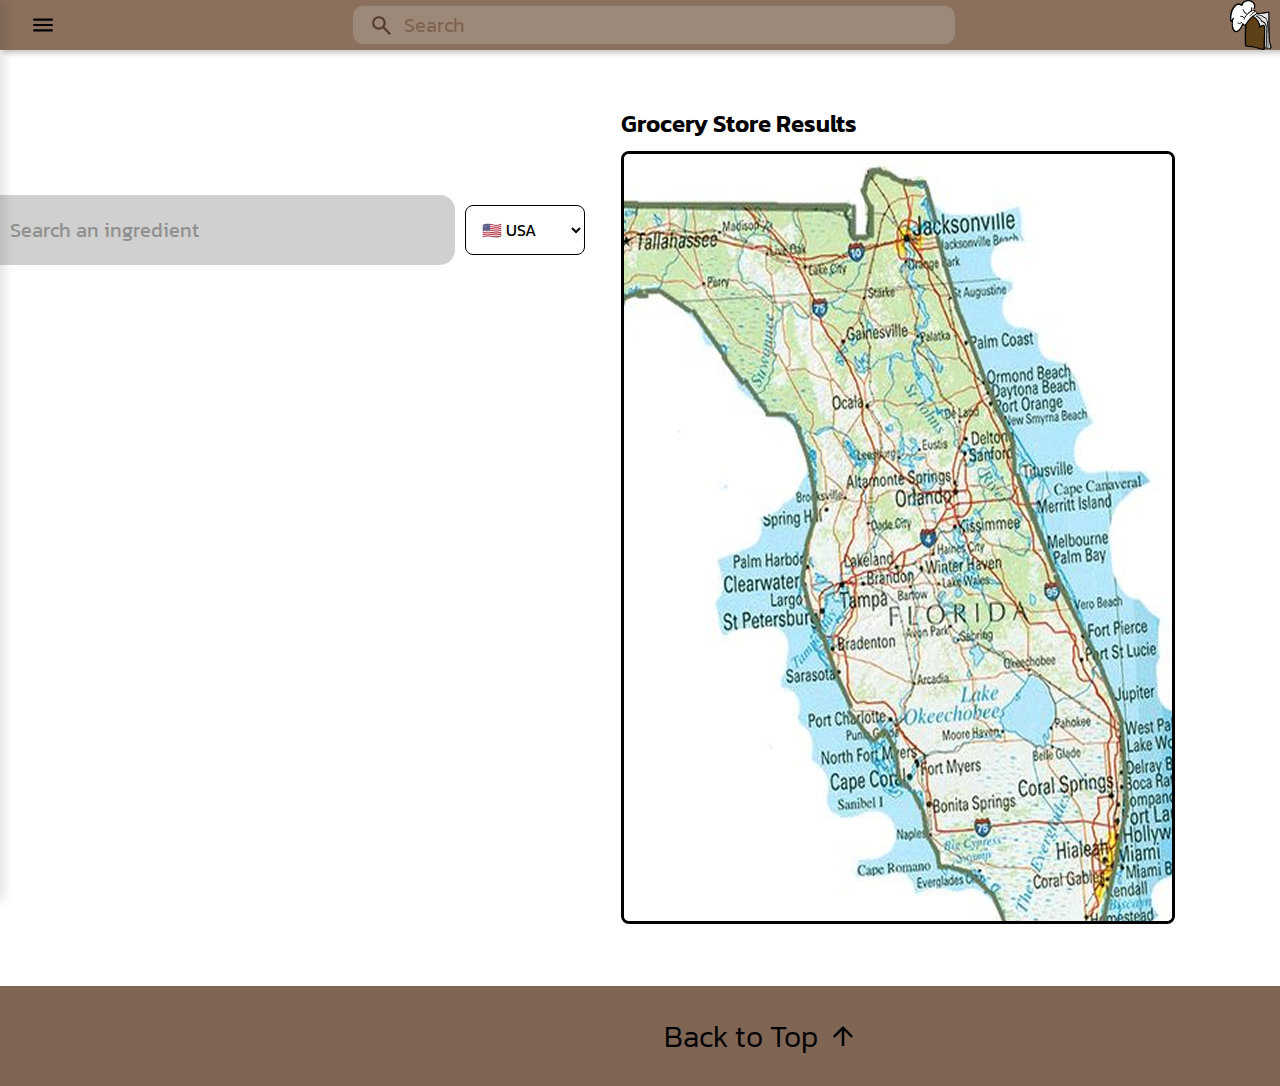
<file: stores.html>
<!DOCTYPE html>
<html lang="en">

<head>
  <meta charset="UTF-8">
  <title>Grocery Stores</title>
  <link rel="stylesheet" href="stores.css">
  <link href="https://fonts.googleapis.com/css2?family=Inter&display=swap" rel="stylesheet">
</head>

<body>
  <!-- NAVIGATION BAR -->
  <nav>
    <div class="overlay"></div>
    <div class="off-screen-menu">
      <ul class="sidebar">
        <li onclick="hideSidebar(event)">
          <a href="#">
            <svg xmlns="http://www.w3.org/2000/svg" height="26px" viewBox="0 -960 960 960" width="26px" fill="#000000">
              <path d="M120-240v-80h720v80H120Zm0-200v-80h720v80H120Zm0-200v-80h720v80H120Z" />
            </svg>
          </a>
        </li>
        <li><a href="home.html">Home</a></li>
        <li><a href="profile.html">Profile</a></li>
        <li><a href="stores.html" style="font-weight: 500;">Grocery Stores</a></li>
        <li><a href="about.html">About</a></li>
        <li><a href="#">Log Out</a></li>
      </ul>
    </div>

    <ul>
      <li onclick="showSidebar(event)">
        <a href="#">
          <svg xmlns="http://www.w3.org/2000/svg" height="26px" viewBox="0 -960 960 960" width="26px" fill="#000000">
            <path d="M120-240v-80h720v80H120Zm0-200v-80h720v80H120Zm0-200v-80h720v80H120Z" />
          </svg>
        </a>
      </li>

      <li class="search-bar-wrapper">
        <form action="" method="get" class="search-bar">
          <svg xmlns="http://www.w3.org/2000/svg" height="24px" viewBox="0 -960 960 960" width="24px" fill="#523929">
            <path
              d="M784-120 532-372q-30 24-69 38t-83 14q-109 0-184.5-75.5T120-580q0-109 75.5-184.5T380-840q109 0 184.5 75.5T640-580q0 44-14 83t-38 69l252 252-56 56ZM380-400q75 0 127.5-52.5T560-580q0-75-52.5-127.5T380-760q-75 0-127.5 52.5T200-580q0 75 52.5 127.5T380-400Z" />
          </svg>
          <input id="search" type="text" placeholder="Search" name="q">
          <svg id="clear" xmlns="http://www.w3.org/2000/svg" height="24px" viewBox="0 -960 960 960" width="24px"
            fill="#523929">
            <path
              d="m256-200-56-56 224-224-224-224 56-56 224 224 224-224 56 56-224 224 224 224-56 56-224-224-224 224Z" />
          </svg>
        </form>
      </li>

      <li>
        <img id="logo" src="images/therecipebook_icon.png" alt="TheRecipeBook">
      </li>
    </ul>
  </nav>

  <!-- MAIN LAYOUT -->
  <main class="container">
    <!-- LEFT PANEL -->
    <div class="left-panel">
      <div class="search-wrapper">
        <div class="search-box">
          <div class="row">
            <svg xmlns="http://www.w3.org/2000/svg" height="24px" viewBox="0 -960 960 960" width="24px" fill="#555">
              <path
                d="M784-120 532-372q-30 24-69 38t-83 14q-109 0-184.5-75.5T120-580q0-109 75.5-184.5T380-840q109 0 184.5 75.5T640-580q0 44-14 83t-38 69l252 252-56 56ZM380-400q75 0 127.5-52.5T560-580q0-75-52.5-127.5T380-760q-75 0-127.5 52.5T200-580q0 75 52.5 127.5T380-400Z" />
            </svg>
            <input type="text" id="input-box" placeholder="Search an ingredient" autocomplete="off">

          </div>
          <div class="result-box">
          </div>
        </div>
        <div class="flag-container">
          <select id="flag-select">
            <option value="us" data-img="flags/us.png">🇺🇸 USA</option>
            <option value="mx" data-img="flags/mx.png">🇲🇽 Mexico</option>
            <option value="it" data-img="flags/it.png">🇮🇹 Italy</option>
            <option value="jp" data-img="flags/jp.png">🇯🇵 Japan</option>
            <option value="in" data-img="flags/in.png">🇮🇳 India</option>
          </select>
        </div>
      </div>
    </div>

    <!-- RIGHT PANEL -->
    <section class="right-panel">
      <h2>Grocery Store Results</h2>
      <img id="Florida" src="images/map.png" alt="Florida">

    </section>
  </main>
  <div class="footer">
    <div class="footer-content">
      <h3>Back to Top</h3>
      <svg xmlns="http://www.w3.org/2000/svg" height="30px" viewBox="0 -960 960 960" width="30px" fill="#000">
        <path d="M440-160v-487L216-423l-56-57 320-320 320 320-56 57-224-224v487h-80Z" />
      </svg>
    </div>
  </div>
  <script src="stores.js"></script>
</body>

</html>
</file>
<file: about.css>
@import url('https://fonts.googleapis.com/css2?family=Kanit:ital,wght@0,100;0,200;0,300;0,400;0,500;0,600;0,700;0,800;0,900;1,100;1,200;1,300;1,400;1,500;1,600;1,700;1,800;1,900&display=swap');

* {
  margin: 0;
  padding: 0;
  font-family: "Kanit", sans-serif;
}

body {
  min-height: 100vh;
}

h1 {
  font-weight: 700;
}

h2 {
  font-weight: 600;
}

h3 {
  font-weight: 500;
}

h4 {
  font-weight: 300;
}

h5 {
  font-weight: 200;
}

h6 {
  font-weight: 100;
}

p {
  font-weight: 300;
}

#logo {
  width: 42px;
  padding: 0px 8px;
}

.overlay {
  position: fixed;
  top: 0;
  left: 0;
  height: 100vh;
  width: 100vw;
  background-color: rgba(72, 72, 72, 0.718);
  z-index: 998;
  opacity: 0;
  pointer-events: none;
  transition: opacity 0.5s ease;
}

.overlay.active {
  opacity: 1;
  pointer-events: all;
}

.off-screen-menu {
  position: sticky;
  top: 0;
  width: 100%;
  background-color: white;
  box-shadow: 3px 3px 5px rgba(0, 0, 0, 0.1);
}

nav {
  position: sticky;
  top: 0;
  width: 100%;
  background-color: white;
  box-shadow: 3px 3px 5px rgba(0, 0, 0, 0.233);
  background-color: #8a705d;
  z-index: 998;
}

nav ul,
.off-screen-menu {
  width: 100%;
  list-style: none;
  display: flex;
  justify-content: flex-end;
  align-items: center;
}

nav li,
.off-screen-menu li {
  height: 50px;
}

nav a,
.off-screen-menu a {
  height: 100%;
  padding: 0 30px;
  text-decoration: none;
  display: flex;
  align-items: center;
  color: black;
  font-size: 45px;
  font-weight: 200;
}

nav a:hover {
  background-color: #755948;
}

.off-screen-menu a:hover {
  background-color: #7559489c;
}

nav li:first-child {
  margin-right: auto;
}

.sidebar {
  list-style: none;
  position: fixed;
  top: 0;
  left: 0;
  height: 100vh;
  width: 500px;
  z-index: 999;
  display: flex;
  flex-direction: column;
  align-items: flex-start;
  justify-content: space-between;
  box-sizing: border-box;
}

.sidebar li {
  width: 466px;
  height: 100px;
}

.sidebar li:first-child {
  height: 50px;
}

.sidebar li:last-child {
  margin-top: auto;
}

.sidebar li:last-child a {
  font-size: 25px;
  font-weight: 100;
}

.off-screen-menu {
  position: fixed;
  top: 0;
  left: 0;
  height: 100vh;
  width: 466px;
  background-color: #856b5aa7;
  backdrop-filter: blur(10px);
  box-shadow: 10px 0 10px rgba(0, 0, 0, 0.1);
  transform: translateX(-101%);
  transition: transform .5s ease;
  z-index: 1000;
}

.off-screen-menu.active {
  transform: translateX(0);
}

.search-bar {
  width: 100%;
  max-width: 570px;
  background: rgba(230, 230, 230, 0.21);
  display: flex;
  align-items: center;
  border-radius: 10px;
  padding: 4px 16px;
  height: 30px;
}

.search-bar-wrapper {
  flex: 1;
  display: flex;
  height: 38px;
  justify-content: center;
}

.search-bar input {
  background: transparent;
  flex: 1;
  border: 0;
  outline: none;
  font-size: 20px;
  padding-left: 10px;
  color: #523929;
  line-height: 1.1;
}

::placeholder {
  color: #70503ba8;
}

.search-bar svg {
  border: none;
  width: 25px;
  height: 25px;
  background: rgba(255, 255, 255, 0);
  padding-top: 1px;
}

#clear {
  cursor: pointer;
  display: none;
}

#clear:hover {
  background-color: #5d463775;
  border-radius: 20px;
  box-shadow: 0 0 0 2px #5d463775;
}

h2 {
  font-size: 64px;
  padding-left: 20px;
}

.about-img-box {
  height: 500px;
  width: 450px;
  overflow: hidden;
}

.about-img-box img {
  display: block;
  width: 100%;
  height: 100%;
  object-fit: cover;
  object-position: 0 center;
}

.recipebook-section {
  display: flex;
  align-items: center;
  gap: 40px;
}

.recipebook-section-about {
  display: flex;
  align-items: center;
  gap: 135px;
}

.logo-img-box {
  position: relative;
  overflow: hidden;
}

.logo-img-box img {
  position: relative;
  width: 50%;
  height: 50%;
  object-fit: cover;
  padding-left: 50px;
}

.logo-rect {
  padding: 54px 0 54.5px;
  background-color: #7d593e;
  z-index: 0;
}

.logo-description-container,
.about-description-container {
  position: relative;
  width: 900px;
  align-items: center;
  display: flex;
}

.logo-description-container {
  left: -179px;
  height: 464px;
}

.about-description-container {
  left: -135px;
}

p {
  position: relative;
  font-size: 20px;
  z-index: 1;
  margin: 0;
  padding: 80px;
}

.recipebook-section .rect {
  position: absolute;
  background-color: #9b7a65;
  width: 1070.5px;
  height: 100%;
  z-index: 0;
}

.recipebook-section-about .rect {
  position: absolute;
  background-color: #9b7a65;
  width: 1070.5px;
  height: 500px;
  z-index: 0;
}

.footer {
  display: flex;
  align-items: center;
  justify-content: center;
  width: 100vw;
  height: 100px;
  background-color: #7f6553;
}

.footer-content {
  display: flex;
  align-items: center;
  justify-content: center;
  gap: 10px;
  transform: scale(1);
  transition: transform 0.3s ease;
}

.footer h3 {
  display: flex;
  align-items: center;
  justify-content: center;
  font-weight: 300;
  font-size: 30px;
}

.footer svg {
  display: flex;
}

.footer-content:hover {
  transform: scale(1.1);
  transition: transform 0.3s ease;
  cursor: pointer;
}

/*
li button {
  margin-left: 10px;
  background: none;
  border: none;
  cursor: pointer;
  font-size: 1rem;
}

li button:hover {
  opacity: 0.7;
}
*/

/*
.kanit-thin {
  font-family: "Kanit", sans-serif;
  font-weight: 100;
  font-style: normal;
}

.kanit-extralight {
  font-family: "Kanit", sans-serif;
  font-weight: 200;
  font-style: normal;
}

.kanit-light {
  font-family: "Kanit", sans-serif;
  font-weight: 300;
  font-style: normal;
}

.kanit-regular {
  font-family: "Kanit", sans-serif;
  font-weight: 400;
  font-style: normal;
}

.kanit-medium {
  font-family: "Kanit", sans-serif;
  font-weight: 500;
  font-style: normal;
}

.kanit-semibold {
  font-family: "Kanit", sans-serif;
  font-weight: 600;
  font-style: normal;
}

.kanit-bold {
  font-family: "Kanit", sans-serif;
  font-weight: 700;
  font-style: normal;
}

.kanit-extrabold {
  font-family: "Kanit", sans-serif;
  font-weight: 800;
  font-style: normal;
}

.kanit-black {
  font-family: "Kanit", sans-serif;
  font-weight: 900;
  font-style: normal;
}

.kanit-thin-italic {
  font-family: "Kanit", sans-serif;
  font-weight: 100;
  font-style: italic;
}

.kanit-extralight-italic {
  font-family: "Kanit", sans-serif;
  font-weight: 200;
  font-style: italic;
}

.kanit-light-italic {
  font-family: "Kanit", sans-serif;
  font-weight: 300;
  font-style: italic;
}

.kanit-regular-italic {
  font-family: "Kanit", sans-serif;
  font-weight: 400;
  font-style: italic;
}

.kanit-medium-italic {
  font-family: "Kanit", sans-serif;
  font-weight: 500;
  font-style: italic;
}

.kanit-semibold-italic {
  font-family: "Kanit", sans-serif;
  font-weight: 600;
  font-style: italic;
}

.kanit-bold-italic {
  font-family: "Kanit", sans-serif;
  font-weight: 700;
  font-style: italic;
}

.kanit-extrabold-italic {
  font-family: "Kanit", sans-serif;
  font-weight: 800;
  font-style: italic;
}

.kanit-black-italic {
  font-family: "Kanit", sans-serif;
  font-weight: 900;
  font-style: italic;
}
*/
</file>
<file: cerdo.css>
@import url('https://fonts.googleapis.com/css2?family=Kanit:ital,wght@0,100;0,200;0,300;0,400;0,500;0,600;0,700;0,800;0,900;1,100;1,200;1,300;1,400;1,500;1,600;1,700;1,800;1,900&display=swap');

* {
  margin: 0;
  padding: 0;
  font-family: "Kanit", sans-serif;
}

body {
  min-height: 100vh;
}

h1 {
  font-weight: 700;
}

h2 {
  font-weight: 600;
}

h3 {
  font-weight: 500;
}

h4 {
  font-weight: 300;
}

h5 {
  font-weight: 200;
}

h6 {
  font-weight: 100;
}

p {
  font-weight: 300;
}

#logo {
  width: 42px;
  padding: 0px 8px;
}

.overlay {
  position: fixed;
  top: 0;
  left: 0;
  height: 100vh;
  width: 100vw;
  background-color: rgba(72, 72, 72, 0.718);
  z-index: 998;
  opacity: 0;
  pointer-events: none;
  transition: opacity 0.5s ease;
}

.overlay.active {
  opacity: 1;
  pointer-events: all;
}

.off-screen-menu {
  position: sticky;
  top: 0;
  width: 100%;
  background-color: white;
  box-shadow: 3px 3px 5px rgba(0, 0, 0, 0.1);
}

nav {
  position: sticky;
  top: 0;
  width: 100%;
  background-color: white;
  box-shadow: 3px 3px 5px rgba(0, 0, 0, 0.233);
  background-color: #8a705d;
  z-index: 998;
}

nav ul,
.off-screen-menu {
  width: 100%;
  list-style: none;
  display: flex;
  justify-content: flex-end;
  align-items: center;
}

nav li,
.off-screen-menu li {
  height: 50px;
}

nav a,
.off-screen-menu a {
  height: 100%;
  padding: 0 30px;
  text-decoration: none;
  display: flex;
  align-items: center;
  color: black;
  font-size: 45px;
  font-weight: 200;
}

nav a:hover {
  background-color: #755948;
}

.off-screen-menu a:hover {
  background-color: #7559489c;
}

nav li:first-child {
  margin-right: auto;
}

.sidebar {
  list-style: none;
  position: fixed;
  top: 0;
  left: 0;
  height: 100vh;
  width: 500px;
  z-index: 999;
  display: flex;
  flex-direction: column;
  align-items: flex-start;
  justify-content: space-between;
  box-sizing: border-box;
}

.sidebar li {
  width: 466px;
  height: 100px;
}

.sidebar li:first-child {
  height: 50px;
}

.sidebar li:last-child {
  margin-top: auto;
}

.sidebar li:last-child a {
  font-size: 25px;
  font-weight: 100;
}

.off-screen-menu {
  position: fixed;
  top: 0;
  left: 0;
  height: 100vh;
  width: 466px;
  background-color: #856b5aa7;
  backdrop-filter: blur(10px);
  box-shadow: 10px 0 10px rgba(0, 0, 0, 0.1);
  transform: translateX(-101%);
  transition: transform .5s ease;
  z-index: 1000;
}

.off-screen-menu.active {
  transform: translateX(0);
}

.search-bar {
  width: 100%;
  max-width: 570px;
  background: rgba(230, 230, 230, 0.21);
  display: flex;
  align-items: center;
  border-radius: 10px;
  padding: 4px 16px;
  height: 30px;
}

.search-bar-wrapper {
  flex: 1;
  display: flex;
  height: 38px;
  justify-content: center;
}

.search-bar input {
  background: transparent;
  flex: 1;
  border: 0;
  outline: none;
  font-size: 20px;
  padding-left: 10px;
  color: #523929;
  line-height: 1.1;
}

::placeholder {
  color: #70503ba8;
}

.search-bar svg {
  border: none;
  width: 25px;
  height: 25px;
  background: rgba(255, 255, 255, 0);
  padding-top: 1px;
}

#clear {
  cursor: pointer;
  display: none;
}

#clear:hover {
  background-color: #5d463775;
  border-radius: 20px;
  box-shadow: 0 0 0 2px #5d463775;
}

.recipe-header {
  display: flex;
  align-items: center;
  justify-content: space-between;
  flex-wrap: wrap;
  gap: 20px;
}

.title {
  display: flex;
  flex-direction: column;
}

.title h2 {
  font-size: 64px;
  margin: 0;
  padding-left: 30px;
}

.title h4 {
  font-size: 20px;
  padding-left: 35px;
}

.info-block {
  display: flex;
  flex-direction: row;
  justify-content: space-between;
  flex: 1;
  flex-wrap: wrap;
}

.tag-container {
  display: flex;
  flex-wrap: wrap;
  gap: 15px;
  align-items: center;
  max-width: 370px;
  max-height: 40px;
  padding-top: 50px;
}

.tag {
  background-color: #ececec;
  color: #333;
  padding: 5px 10px;
  border-radius: 5px;
  font-size: 17px;
  white-space: nowrap;
}

.flag {
  width: 350px;
  padding-top: 15px;
  padding-right: 15px;
}

.sub-header {
  display: flex;
  align-items: center;
  padding-left: 26px;
}

.sub-header .star {
  font-size: 37px;
  background-color: unset;
  border: none;
}

.wrap {
  display: flex;
  object-fit: cover;
  overflow: hidden;
  justify-content: center;
}

.cerdo-image {
  display: block;
  object-position: center -95px;
  object-fit: cover;
  width: 40%;
  height: 460px;
  margin: auto;
  border-radius: 20px;
}

.profile-comment {
  padding-bottom: 30px;
}

.review span {
  margin-left: -3px;
}

.sub-header {
  display: flex;
  align-items: center;
  gap: 5px;
}

.sub-header svg {
  width: 60px;
}

.info {
  font-size: 23px;
}

.servings,
.time {
  display: flex;
  align-items: center;
  padding-left: 10px;
}

.description {
  display: flex;
  align-items: center;
  text-align: center;
  font-size: 18px;
  padding: 20px;
}

.recipe-sections {
  display: flex;
  justify-content: center;
  align-items: stretch;
  gap: 40px;
  flex-wrap: nowrap;
  padding: 20px;
  width: 100%;
  max-width: 1400px;
  margin: 0 auto;
  box-sizing: border-box;
}

.ingredients,
.directions {
  flex: 1;
  display: flex;
  flex-direction: column;
}

.ingredients {
  flex: 1;
  min-width: 250px;
  padding-left: 192px;
}

.ingredients h2,
.directions h2,
.comments h2 {
  font-size: 36px;
}

.ingredients h3 {
  font-size: 22px;
}

.ingredients h3:not(:first-child),
.directions li:not(:first-child) {
  padding-top: 20px;
}

.ingredients li {
  font-size: 20px;
  list-style-type: none;
}

.ingredients .component li {
  padding-left: 15px;
}

.complete {
  padding-top: 4px;
}

.ingredients .header {
  display: flex;
  align-items: center;
  gap: 50px;
  flex-wrap: wrap;
  margin-bottom: 16px;
}

.component,
.complete {
  display: none;
}

.component.active,
.complete.active {
  display: block;
}

.directions {
  flex: 1;
  min-width: 300px;
  max-width: 500px;
  word-wrap: break-word;
  padding-top: 32px;
  padding-right: 90px;
  gap: 53px;
}

.directions ol {
  font-size: 20px;
  padding-left: 14px;
}

.divider {
  width: 1px;
  background-color: #000;
  height: auto;
  align-self: stretch;
  margin-right: 41px;
}

button {
  margin-top: 20px;
  width: 100%;
  background-color: #a88269;
  color: white;
  padding: 8px;
  border: none;
  border-radius: 5px;
  font-size: 16px;
  cursor: pointer;
}

button:hover {
  background-color: #68503f;
}

.comments {
  padding-left: 20px;
  padding-bottom: 31px;
}

.profile-icon {
  position: relative;
  width: 50px;
  height: 50px;
}

.person {
  background-color: #8e878288;
  border-radius: 40px;
}

.chef-hat {
  position: absolute;
  top: -20px;
  left: -10px;
  transform: rotate(-32deg);
  z-index: 2;
}

.profile-comment {
  display: flex;
  align-items: center;
  padding-left: 40px;
}

.profile-text {
  padding-left: 15px;
}

.profile-comment h3 {
  font-size: 20px;
}

.profile-comment h4 {
  font-size: 20px;
}

.stars,
.star-ratings {
  font-size: 20px;
  color: #ff9800;
  background-color: unset;
  border: none;
}

.stars:hover {
  background-color: #adacacc1;
  border-radius: 10px;
}

.rating-link {
  position: relative;
  text-decoration: none;
  color: black;
}

.hover-popup {
  display: block;
  position: absolute;
  bottom: -133px;
  left: 160px;
  width: 200px;
  background-color: rgb(215, 212, 212);
  border: 1px solid #ccc;
  padding: 10px;
  z-index: 1000;
  box-shadow: 0 4px 8px rgba(0, 0, 0, 0.5);
  font-size: 14px;
  border-radius: 8px;
  pointer-events: none;
  opacity: 0;
  transition: opacity 0.3s ease;
}

.stars:hover+.hover-popup {
  display: block;
  pointer-events: auto;
  opacity: 1;
  transition: opacity 0.3s ease;
}

.hover-popup ul {
  list-style: none;
}

.footer {
  display: flex;
  align-items: center;
  justify-content: center;
  width: 100%;
  height: 100px;
  background-color: #7f6553;
}

.footer-content {
  display: flex;
  align-items: center;
  justify-content: center;
  gap: 10px;
  transform: scale(1);
  transition: transform 0.3s ease;
}

.footer h3 {
  display: flex;
  align-items: center;
  justify-content: center;
  font-weight: 300;
  font-size: 30px;
}

.footer svg {
  display: flex;
}

.footer-content:hover {
  transform: scale(1.1);
  transition: transform 0.3s ease;
  cursor: pointer;
}

/*
.kanit-thin {
  font-family: "Kanit", sans-serif;
  font-weight: 100;
  font-style: normal;
}

.kanit-extralight {
  font-family: "Kanit", sans-serif;
  font-weight: 200;
  font-style: normal;
}

.kanit-light {
  font-family: "Kanit", sans-serif;
  font-weight: 300;
  font-style: normal;
}

.kanit-regular {
  font-family: "Kanit", sans-serif;
  font-weight: 400;
  font-style: normal;
}

.kanit-medium {
  font-family: "Kanit", sans-serif;
  font-weight: 500;
  font-style: normal;
}

.kanit-semibold {
  font-family: "Kanit", sans-serif;
  font-weight: 600;
  font-style: normal;
}

.kanit-bold {
  font-family: "Kanit", sans-serif;
  font-weight: 700;
  font-style: normal;
}

.kanit-extrabold {
  font-family: "Kanit", sans-serif;
  font-weight: 800;
  font-style: normal;
}

.kanit-black {
  font-family: "Kanit", sans-serif;
  font-weight: 900;
  font-style: normal;
}

.kanit-thin-italic {
  font-family: "Kanit", sans-serif;
  font-weight: 100;
  font-style: italic;
}

.kanit-extralight-italic {
  font-family: "Kanit", sans-serif;
  font-weight: 200;
  font-style: italic;
}

.kanit-light-italic {
  font-family: "Kanit", sans-serif;
  font-weight: 300;
  font-style: italic;
}

.kanit-regular-italic {
  font-family: "Kanit", sans-serif;
  font-weight: 400;
  font-style: italic;
}

.kanit-medium-italic {
  font-family: "Kanit", sans-serif;
  font-weight: 500;
  font-style: italic;
}

.kanit-semibold-italic {
  font-family: "Kanit", sans-serif;
  font-weight: 600;
  font-style: italic;
}

.kanit-bold-italic {
  font-family: "Kanit", sans-serif;
  font-weight: 700;
  font-style: italic;
}

.kanit-extrabold-italic {
  font-family: "Kanit", sans-serif;
  font-weight: 800;
  font-style: italic;
}

.kanit-black-italic {
  font-family: "Kanit", sans-serif;
  font-weight: 900;
  font-style: italic;
}
*/
</file>
<file: profile.css>
@import url('https://fonts.googleapis.com/css2?family=Kanit:ital,wght@0,100;0,200;0,300;0,400;0,500;0,600;0,700;0,800;0,900;1,100;1,200;1,300;1,400;1,500;1,600;1,700;1,800;1,900&display=swap');

* {
  margin: 0;
  padding: 0;
  font-family: "Kanit", sans-serif;
}

body {
  min-height: 100vh;
}

h1 {
  font-weight: 700;
}

h2 {
  font-weight: 600;
}

h3 {
  font-weight: 500;
}

h4 {
  font-weight: 300;
}

h5 {
  font-weight: 200;
}

h6 {
  font-weight: 100;
}

p {
  font-weight: 300;
}

#logo {
  width: 42px;
  padding: 0px 8px;
}

.overlay {
  position: fixed;
  top: 0;
  left: 0;
  height: 100vh;
  width: 100vw;
  background-color: rgba(72, 72, 72, 0.718);
  z-index: 998;
  opacity: 0;
  pointer-events: none;
  transition: opacity 0.5s ease;
}

.overlay.active {
  opacity: 1;
  pointer-events: all;
}

.off-screen-menu {
  position: sticky;
  top: 0;
  width: 100%;
  background-color: white;
  box-shadow: 3px 3px 5px rgba(0, 0, 0, 0.1);
}

nav {
  position: sticky;
  top: 0;
  width: 100%;
  background-color: white;
  box-shadow: 3px 3px 5px rgba(0, 0, 0, 0.233);
  background-color: #8a705d;
  z-index: 998;
}

nav ul,
.off-screen-menu {
  width: 100%;
  list-style: none;
  display: flex;
  justify-content: flex-end;
  align-items: center;
}

nav li,
.off-screen-menu li {
  height: 50px;
}

nav a,
.off-screen-menu a {
  height: 100%;
  padding: 0 30px;
  text-decoration: none;
  display: flex;
  align-items: center;
  color: black;
  font-size: 45px;
  font-weight: 200;
}

nav a:hover {
  background-color: #755948;
}

.off-screen-menu a:hover {
  background-color: #7559489c;
}

nav li:first-child {
  margin-right: auto;
}

.sidebar {
  list-style: none;
  position: fixed;
  top: 0;
  left: 0;
  height: 100vh;
  width: 500px;
  z-index: 999;
  display: flex;
  flex-direction: column;
  align-items: flex-start;
  justify-content: space-between;
  box-sizing: border-box;
}

.sidebar li {
  width: 466px;
  height: 100px;
}

.sidebar li:first-child {
  height: 50px;
}

.sidebar li:last-child {
  margin-top: auto;
}

.sidebar li:last-child a {
  font-size: 25px;
  font-weight: 100;
}

.off-screen-menu {
  position: fixed;
  top: 0;
  left: 0;
  height: 100vh;
  width: 466px;
  background-color: #856b5aa7;
  backdrop-filter: blur(10px);
  box-shadow: 10px 0 10px rgba(0, 0, 0, 0.1);
  transform: translateX(-101%);
  transition: transform .5s ease;
  z-index: 1000;
}

.off-screen-menu.active {
  transform: translateX(0);
}

.search-bar {
  width: 100%;
  max-width: 570px;
  background: rgba(230, 230, 230, 0.21);
  display: flex;
  align-items: center;
  border-radius: 10px;
  padding: 4px 16px;
  height: 30px;
}

.search-bar-wrapper {
  flex: 1;
  display: flex;
  height: 38px;
  justify-content: center;
}

.search-bar input {
  background: transparent;
  flex: 1;
  border: 0;
  outline: none;
  font-size: 20px;
  padding-left: 10px;
  color: #523929;
  line-height: 1.1;
}

::placeholder {
  color: #70503ba8;
}

.search-bar svg {
  border: none;
  width: 25px;
  height: 25px;
  background: rgba(255, 255, 255, 0);
  padding-top: 1px;
}

#clear {
  cursor: pointer;
  display: none;
}

#clear:hover {
  background-color: #5d463775;
  border-radius: 20px;
  box-shadow: 0 0 0 2px #5d463775;
}

.header-profile {
  display: flex;
  align-items: center;
  gap: 50px;
  background-color: #9a765e;
  padding: 20px;
  border: 1.5px solid #444;
  max-width: 100%;
  margin-bottom: 20px;
  margin-top: 0px;
  padding-left: 200px;
}

#TheGatorBites {
  width: 400px;
  height: 300px;
  padding: 0px 0px;
  outline: black 1px solid;
  border-radius: 5px;
}

.profile-rating-container {
  display: flex;
  flex-direction: column;
  gap: 10px;
  font-size: 24px;
  max-width: 100%;
}

.ratings {
  white-space: nowrap;
  display: inline-block;
}

.star {
  font-size: 1em;
  padding-left: 4px;
}

.title-row {
  display: flex;
  align-items: center;
  gap: 10px;
}

.title-row h1 {
  margin: 0;
}

.title-row button {
  padding: 6px 12px;
  font-size: 16px;
  cursor: pointer;
  background-color: #f0f0f0;
  border: black 1px solid;
  border-radius: 5px;
  background-color: #f0f0f0;
}

.profile-tabs {
  display: flex;
  justify-content: center;
  gap: 40px;
  /* space between tabs */
  margin-bottom: 10px;
  /* space below the tabs */
}

.profile-tabs button {
  padding: 10px 20px;
  font-size: 16px;
  cursor: pointer;
  background-color: #f0f0f0;
  border: none;
  border-radius: 5px;
  transition: background-color 0.3s ease;
}

.profile-tabs button.active {
  background-color: #ccc;
  font-weight: bold;
}

.image-grid {
  position: relative;
  display: grid;
  grid-template-columns: repeat(3, 1fr);
  gap: 30px;
  padding: 20px;
  max-width: 1000px;
  height: fit-content;
  margin: 20px auto 0 auto;
}

.image-card {
  position: relative;
  width: 293px;
  height: 218px;
  box-shadow: 0px 4px 4px rgba(0, 0, 0, 0.25);
  border-radius: 6px;
  padding-top: 5px;
  overflow: hidden;
  display: inline-block;
}

.image-item {
  display: flex;
  flex-direction: column;
  align-items: center;
  text-align: center;
}

.image-caption {
  margin-top: 8px;
  font-size: 16px;
  color: #333;
}

.image-grid img:hover {
  cursor: pointer;
  filter: brightness(75%);
  background-color: #9b9696;
}

.flags {
  display: flex;
  gap: 15px;
  padding-bottom: 10px;
}

.flags img {
  height: 40px;
}

.profile-tabs button:hover {
  background-color: #8d8c8c;
}

.tab-content {
  display: none;
}

.tab-content.active {
  display: block;
}

.review-card {
  display: flex;
  align-items: flex-start;
  background-color: white;
  border: 2px solid #000;
  border-radius: 1px;
  padding: 20px 40px 20px 20px;
  width: 1521px;
  box-sizing: border-box;
  position: relative;
  gap: 20px;
}


.reviewer-image {
  width: 114px;
  height: 112px;
  border-radius: 50px;
  background-size: cover;
  background-position: center;
  flex-shrink: 0;
  align-self: center;
}

.TheGatorBites {
  background-image: url('images/image.jpg');
}

.review-content {
  font-size: 20px;
  line-height: 1.6;
  font-weight: 500;
  color: #000;
  flex: 1;
}

.review-card .chef-hat-icon {
  position: absolute;
  top: 21px;
  left: 0px;
  width: 60px;
  height: 60px;
  z-index: 5;
}

.no-review-card .chef-hat-icon {
  position: absolute;
  top: 5px;
  left: 0px;
  width: 60px;
  height: 60px;
  z-index: 5;
}

.chef-hat {
  width: 100%;
  height: 100%;
  transform: rotate(-32deg);
  fill: #000;
}

.person {
  border-radius: 40px;
}

.stars,
.star-ratings {
  font-size: 20px;
  background-color: unset;
  border: none;
  margin-left: -3px;
}

.stars:hover {
  background-color: #adacacc1;
  border-radius: 10px;
}

.rating-link {
  position: relative;
  text-decoration: none;
  color: black;
}

.hover-popup {
  display: block;
  position: absolute;
  bottom: -90px;
  left: 150px;
  width: 140px;
  background-color: rgb(215, 212, 212);
  border: 1px solid #ccc;
  padding: 10px;
  z-index: 1000;
  box-shadow: 0 4px 8px rgba(0, 0, 0, 0.5);
  font-size: 20px;
  border-radius: 8px;
  pointer-events: none;
  opacity: 0;
  transition: opacity 0.3s ease;
}

.stars:hover+.hover-popup {
  display: block;
  pointer-events: auto;
  opacity: 1;
  transition: opacity 0.3s ease;
}

.hover-popup ul {
  list-style: none;
}

.image-container {
  position: relative;
  display: inline-block;
}

.image-container svg {
  position: absolute;
  z-index: 2;
  right: 8px;
  cursor: pointer;
}

.footer {
  display: flex;
  align-items: center;
  justify-content: center;
  width: 100%;
  height: 100px;
  background-color: #7f6553;
}

.footer-content {
  display: flex;
  align-items: center;
  justify-content: center;
  gap: 10px;
  transform: scale(1);
  transition: transform 0.3s ease;
}

.footer h3 {
  display: flex;
  align-items: center;
  justify-content: center;
  font-weight: 300;
  font-size: 30px;
}

.footer svg {
  display: flex;
}

.footer-content:hover {
  transform: scale(1.1);
  transition: transform 0.3s ease;
  cursor: pointer;
}
</file>
<file: recipe.css>
@import url('https://fonts.googleapis.com/css2?family=Kanit:ital,wght@0,100;0,200;0,300;0,400;0,500;0,600;0,700;0,800;0,900;1,100;1,200;1,300;1,400;1,500;1,600;1,700;1,800;1,900&display=swap');

* {
  margin: 0;
  padding: 0;
  font-family: "Kanit", sans-serif;
}

body {
  min-height: 100vh;
}

h1 {
  font-weight: 700;
}

h2 {
  font-weight: 600;
}

h3 {
  font-weight: 500;
}

h4 {
  font-weight: 300;
}

h5 {
  font-weight: 200;
}

h6 {
  font-weight: 100;
}

p {
  font-weight: 300;
}

#logo {
  width: 42px;
  padding: 0px 8px;
}

.overlay {
  position: fixed;
  top: 0;
  left: 0;
  height: 100vh;
  width: 100vw;
  background-color: rgba(72, 72, 72, 0.718);
  z-index: 998;
  opacity: 0;
  pointer-events: none;
  transition: opacity 0.5s ease;
}

.overlay.active {
  opacity: 1;
  pointer-events: all;
}

.off-screen-menu {
  position: sticky;
  top: 0;
  width: 100%;
  background-color: white;
  box-shadow: 3px 3px 5px rgba(0, 0, 0, 0.1);
}

nav {
  position: sticky;
  top: 0;
  width: 100%;
  background-color: white;
  box-shadow: 3px 3px 5px rgba(0, 0, 0, 0.233);
  background-color: #8a705d;
  z-index: 998;
}

nav ul,
.off-screen-menu {
  width: 100%;
  list-style: none;
  display: flex;
  justify-content: flex-end;
  align-items: center;
}

nav li,
.off-screen-menu li {
  height: 50px;
}

nav a,
.off-screen-menu a {
  height: 100%;
  padding: 0 30px;
  text-decoration: none;
  display: flex;
  align-items: center;
  color: black;
  font-size: 45px;
  font-weight: 200;
}

nav a:hover {
  background-color: #755948;
}

.off-screen-menu a:hover {
  background-color: #7559489c;
}

nav li:first-child {
  margin-right: auto;
}

.sidebar {
  list-style: none;
  position: fixed;
  top: 0;
  left: 0;
  height: 100vh;
  width: 500px;
  z-index: 999;
  display: flex;
  flex-direction: column;
  align-items: flex-start;
  justify-content: space-between;
  box-sizing: border-box;
}

.sidebar li {
  width: 466px;
  height: 100px;
}

.sidebar li:first-child {
  height: 50px;
}

.sidebar li:last-child {
  margin-top: auto;
}

.sidebar li:last-child a {
  font-size: 25px;
  font-weight: 100;
}

.off-screen-menu {
  position: fixed;
  top: 0;
  left: 0;
  height: 100vh;
  width: 466px;
  background-color: #856b5aa7;
  backdrop-filter: blur(10px);
  box-shadow: 10px 0 10px rgba(0, 0, 0, 0.1);
  transform: translateX(-101%);
  transition: transform .5s ease;
  z-index: 1000;
}

.off-screen-menu.active {
  transform: translateX(0);
}

.search-bar {
  width: 100%;
  max-width: 570px;
  background: rgba(230, 230, 230, 0.21);
  display: flex;
  align-items: center;
  border-radius: 10px;
  padding: 4px 16px;
  height: 30px;
}

.search-bar-wrapper {
  flex: 1;
  display: flex;
  height: 38px;
  justify-content: center;
}

.search-bar input {
  background: transparent;
  flex: 1;
  border: 0;
  outline: none;
  font-size: 20px;
  padding-left: 10px;
  color: #523929;
  line-height: 1.1;
}

::placeholder {
  color: #70503ba8;
}

.search-bar svg {
  border: none;
  width: 25px;
  height: 25px;
  background: rgba(255, 255, 255, 0);
  padding-top: 1px;
}

#clear {
  cursor: pointer;
  display: none;
}

#clear:hover {
  background-color: #5d463775;
  border-radius: 20px;
  box-shadow: 0 0 0 2px #5d463775;
}

.recipe-header {
  display: flex;
  align-items: center;
  justify-content: space-between;
  flex-wrap: wrap;
  gap: 20px;
}

.title {
  display: flex;
  flex-direction: column;
}

.title h2 {
  font-size: 64px;
  margin: 0;
  padding-left: 30px;
}

.title h4 {
  font-size: 20px;
  padding-left: 35px;
}

.info-block {
  display: flex;
  flex-direction: row;
  justify-content: space-between;
  flex: 1;
  flex-wrap: wrap;
}

.tag-container {
  display: flex;
  flex-wrap: wrap;
  gap: 15px;
  align-items: center;
  max-width: 400px;
  max-height: 40px;
  padding-top: 50px;
}

.tag {
  background-color: #ececec;
  color: #333;
  padding: 5px 10px;
  border-radius: 5px;
  font-size: 17px;
  white-space: nowrap;
}

.flag {
  width: 350px;
  padding-top: 15px;
  padding-right: 15px;
}

.sub-header {
  display: flex;
  align-items: center;
  padding-left: 26px;
}

.sub-header .star {
  font-size: 37px;
  background-color: unset;
  border: none;
}

.wrap {
  display: flex;
  object-fit: cover;
  overflow: hidden;
  justify-content: center;
}

.churrasco-image {
  display: block;
  object-position: center -300px;
  object-fit: cover;
  width: 50%;
  height: 460px;
  margin: auto;
  border-radius: 20px;
}

.profile-comment {
  padding-bottom: 30px;
  max-width: 1250px;
}

.review span {
  margin-left: -3px;
}

.sub-header {
  display: flex;
  align-items: center;
  gap: 5px;
}

.sub-header svg {
  width: 60px;
}

.info {
  font-size: 23px;
}

.servings,
.time {
  display: flex;
  align-items: center;
  padding-left: 10px;
}

.description {
  display: flex;
  align-items: center;
  text-align: center;
  font-size: 18px;
  padding: 20px;
}

.recipe-sections {
  display: flex;
  justify-content: center;
  align-items: stretch;
  gap: 40px;
  flex-wrap: nowrap;
  padding: 20px;
  width: 100%;
  max-width: 1400px;
  margin: 0 auto;
  box-sizing: border-box;
}

.ingredients,
.directions {
  flex: 1;
  display: flex;
  flex-direction: column;
}

.ingredients {
  flex: 1;
  min-width: 250px;
  padding-left: 192px;
}

.ingredients h2,
.directions h2,
.comments h2 {
  font-size: 36px;
}

.ingredients h3 {
  font-size: 22px;
}

.ingredients h3:not(:first-child),
.directions li:not(:first-child) {
  padding-top: 20px;
}

.ingredients li {
  font-size: 20px;
  list-style-type: none;
}

.ingredients .component li {
  padding-left: 15px;
}

.complete {
  padding-top: 4px;
}

.ingredients .header {
  display: flex;
  align-items: center;
  gap: 50px;
  flex-wrap: wrap;
  margin-bottom: 16px;
}

.component,
.complete {
  display: none;
}

.component.active,
.complete.active {
  display: block;
}

.directions {
  flex: 1;
  min-width: 300px;
  max-width: 500px;
  word-wrap: break-word;
  padding-top: 32px;
  padding-right: 90px;
  gap: 53px;
}

.directions ol {
  font-size: 20px;
  padding-left: 14px;
}

.divider {
  width: 1px;
  background-color: #000;
  height: auto;
  align-self: stretch;
  margin-right: 41px;
}

button {
  margin-top: 20px;
  width: 100%;
  background-color: #a88269;
  color: white;
  padding: 8px;
  border: none;
  border-radius: 5px;
  font-size: 16px;
  cursor: pointer;
}

button:hover {
  background-color: #68503f;
}

.comments {
  padding-left: 20px;
  padding-bottom: 31px;
}

.profile-icon {
  position: relative;
  width: 50px;
  height: 50px;
}

.person {
  background-color: #8e878288;
  border-radius: 40px;
}

.chef-hat {
  position: absolute;
  top: -20px;
  left: -10px;
  transform: rotate(-32deg);
  z-index: 2;
}

.profile-comment {
  display: flex;
  align-items: center;
  padding-left: 40px;
}

.profile-text {
  padding-left: 15px;
}

.profile-comment h3 {
  font-size: 20px;
}

.profile-comment h4 {
  font-size: 20px;
}

.stars,
.star-ratings {
  font-size: 20px;
  color: #ff9800;
  background-color: unset;
  border: none;
}

.stars:hover {
  background-color: #adacacc1;
  border-radius: 10px;
}

.rating-link {
  position: relative;
  text-decoration: none;
  color: black;
}

.hover-popup {
  display: block;
  position: absolute;
  bottom: -133px;
  left: 160px;
  width: 200px;
  background-color: rgb(215, 212, 212);
  border: 1px solid #ccc;
  padding: 10px;
  z-index: 1000;
  box-shadow: 0 4px 8px rgba(0, 0, 0, 0.5);
  font-size: 14px;
  border-radius: 8px;
  pointer-events: none;
  opacity: 0;
  transition: opacity 0.3s ease;
}

.stars:hover+.hover-popup {
  display: block;
  pointer-events: auto;
  opacity: 1;
  transition: opacity 0.3s ease;
}

.hover-popup ul {
  list-style: none;
}

.footer {
  display: flex;
  align-items: center;
  justify-content: center;
  width: 100%;
  height: 100px;
  background-color: #7f6553;
}

.footer-content {
  display: flex;
  align-items: center;
  justify-content: center;
  gap: 10px;
  transform: scale(1);
  transition: transform 0.3s ease;
}

.footer h3 {
  display: flex;
  align-items: center;
  justify-content: center;
  font-weight: 300;
  font-size: 30px;
}

.footer svg {
  display: flex;
}

.footer-content:hover {
  transform: scale(1.1);
  transition: transform 0.3s ease;
  cursor: pointer;
}

/*
.kanit-thin {
  font-family: "Kanit", sans-serif;
  font-weight: 100;
  font-style: normal;
}

.kanit-extralight {
  font-family: "Kanit", sans-serif;
  font-weight: 200;
  font-style: normal;
}

.kanit-light {
  font-family: "Kanit", sans-serif;
  font-weight: 300;
  font-style: normal;
}

.kanit-regular {
  font-family: "Kanit", sans-serif;
  font-weight: 400;
  font-style: normal;
}

.kanit-medium {
  font-family: "Kanit", sans-serif;
  font-weight: 500;
  font-style: normal;
}

.kanit-semibold {
  font-family: "Kanit", sans-serif;
  font-weight: 600;
  font-style: normal;
}

.kanit-bold {
  font-family: "Kanit", sans-serif;
  font-weight: 700;
  font-style: normal;
}

.kanit-extrabold {
  font-family: "Kanit", sans-serif;
  font-weight: 800;
  font-style: normal;
}

.kanit-black {
  font-family: "Kanit", sans-serif;
  font-weight: 900;
  font-style: normal;
}

.kanit-thin-italic {
  font-family: "Kanit", sans-serif;
  font-weight: 100;
  font-style: italic;
}

.kanit-extralight-italic {
  font-family: "Kanit", sans-serif;
  font-weight: 200;
  font-style: italic;
}

.kanit-light-italic {
  font-family: "Kanit", sans-serif;
  font-weight: 300;
  font-style: italic;
}

.kanit-regular-italic {
  font-family: "Kanit", sans-serif;
  font-weight: 400;
  font-style: italic;
}

.kanit-medium-italic {
  font-family: "Kanit", sans-serif;
  font-weight: 500;
  font-style: italic;
}

.kanit-semibold-italic {
  font-family: "Kanit", sans-serif;
  font-weight: 600;
  font-style: italic;
}

.kanit-bold-italic {
  font-family: "Kanit", sans-serif;
  font-weight: 700;
  font-style: italic;
}

.kanit-extrabold-italic {
  font-family: "Kanit", sans-serif;
  font-weight: 800;
  font-style: italic;
}

.kanit-black-italic {
  font-family: "Kanit", sans-serif;
  font-weight: 900;
  font-style: italic;
}
*/
</file>
<file: stores.css>
@import url('https://fonts.googleapis.com/css2?family=Kanit:ital,wght@0,100;0,200;0,300;0,400;0,500;0,600;0,700;0,800;0,900;1,100;1,200;1,300;1,400;1,500;1,600;1,700;1,800;1,900&display=swap');

* {
  margin: 0;
  padding: 0;
  font-family: "Kanit", sans-serif;
}

body {
  min-height: 100vh;
}

h1 {
  font-weight: 700;
}

h2 {
  font-weight: 600;
}

h3 {
  font-weight: 500;
}

h4 {
  font-weight: 300;
}

h5 {
  font-weight: 200;
}

h6 {
  font-weight: 100;
}

p {
  font-weight: 300;
}

#logo {
  width: 42px;
  padding: 0px 8px;
}

.overlay {
  position: fixed;
  top: 0;
  left: 0;
  height: 100vh;
  width: 100vw;
  background-color: rgba(72, 72, 72, 0.718);
  z-index: 998;
  opacity: 0;
  pointer-events: none;
  transition: opacity 0.5s ease;
}

.overlay.active {
  opacity: 1;
  pointer-events: all;
}

.off-screen-menu {
  position: sticky;
  top: 0;
  width: 100%;
  background-color: white;
  box-shadow: 3px 3px 5px rgba(0, 0, 0, 0.1);
}

nav {
  position: sticky;
  top: 0;
  width: 100%;
  background-color: white;
  box-shadow: 3px 3px 5px rgba(0, 0, 0, 0.233);
  background-color: #8a705d;
  z-index: 998;
}

nav ul,
.off-screen-menu {
  width: 100%;
  list-style: none;
  display: flex;
  justify-content: flex-end;
  align-items: center;
}

nav li,
.off-screen-menu li {
  height: 50px;
}

nav a,
.off-screen-menu a {
  height: 100%;
  padding: 0 30px;
  text-decoration: none;
  display: flex;
  align-items: center;
  color: black;
  font-size: 45px;
  font-weight: 200;
}

nav a:hover {
  background-color: #755948;
}

.off-screen-menu a:hover {
  background-color: #7559489c;
}

nav li:first-child {
  margin-right: auto;
}

.sidebar {
  list-style: none;
  position: fixed;
  top: 0;
  left: 0;
  height: 100vh;
  width: 500px;
  z-index: 999;
  display: flex;
  flex-direction: column;
  align-items: flex-start;
  justify-content: space-between;
  box-sizing: border-box;
}

.sidebar li {
  width: 466px;
  height: 100px;
}

.sidebar li:first-child {
  height: 50px;
}

.sidebar li:last-child {
  margin-top: auto;
}

.sidebar li:last-child a {
  font-size: 25px;
  font-weight: 100;
}

.off-screen-menu {
  position: fixed;
  top: 0;
  left: 0;
  height: 100vh;
  width: 466px;
  background-color: #856b5aa7;
  backdrop-filter: blur(10px);
  box-shadow: 10px 0 10px rgba(0, 0, 0, 0.1);
  transform: translateX(-101%);
  transition: transform .5s ease;
  z-index: 1000;
}

.off-screen-menu.active {
  transform: translateX(0);
}

.search-bar {
  width: 100%;
  max-width: 570px;
  background: rgba(230, 230, 230, 0.21);
  display: flex;
  align-items: center;
  border-radius: 10px;
  padding: 4px 16px;
  height: 30px;
}

.search-bar-wrapper {
  flex: 1;
  display: flex;
  height: 38px;
  justify-content: center;
}

.search-bar input {
  background: transparent;
  flex: 1;
  border: 0;
  outline: none;
  font-size: 20px;
  padding-left: 10px;
  color: #523929;
  line-height: 1.1;
}

::placeholder {
  color: #70503ba8;
}

.search-bar svg {
  border: none;
  width: 25px;
  height: 25px;
  background: rgba(255, 255, 255, 0);
  padding-top: 1px;
}

#clear {
  cursor: pointer;
  display: none;
}

#clear:hover {
  background-color: #5d463775;
  border-radius: 20px;
  box-shadow: 0 0 0 2px #5d463775;
}

.wrap {
  display: block;
  object-fit: cover;
  overflow: hidden;
}

.search-box {
  width: 500px;
  background: #9594946f;
  margin: 20px -160px;
  border-radius: 15px;
}

.row {
  display: flex;
  align-items: center;
  padding: 10px 20px;
}

input {
  flex: 1;
  height: 50px;
  background: transparent;
  border: 0;
  outline: 0;
  font-size: 18px;
  color: #000000;
  padding-left: 9px;
  font-size: 20px;
}

.row svg {
  border: none;
  width: 26px;
  height: 26px;
  background: rgba(255, 255, 255, 0);
  padding-top: 1px;
}

.row ::placeholder {
  font-size: 20px;
  color: #909090;
}

.result-box ul {
  border-top: 1px solid #666666;
  padding: 15px 10px;
}

.result-box ul li {
  list-style: none;
  border-radius: 3px;
  padding: 15px;
}

.result-box ul li:hover {
  background-color: #7e7e7e6f;
}

.result-box {
  max-height: 530px;
  overflow-y: scroll;
}

.choose {
  cursor: pointer;
}

.right-panel img {
  border: 3px solid black;
}

.suggestions-section {
  position: relative;
  padding: 2rem;
  max-width: 600px;
  margin: 0 auto;
}

.container {
  display: flex;
  gap: 90px;
  padding: 40px;
  max-width: 1200px;
  margin: 0 auto;
}

.left-panel {
  flex: 0 0 480px;
  max-width: 400px;
  margin-left: 75px;
  margin-top: 85px;
}

.right-panel {
  flex: 0 0 700px;
  background-color: white;
  padding: 1rem;
  border-radius: 8px;
}


.right-panel h2 {
  margin-bottom: 10px;
}

.right-panel p {
  font-size: 18px;
  line-height: 1.5;
}

.right-panel img {
  max-width: 100%;
  height: auto;
  border-radius: 8px;
}

.search-container {
  display: flex;
  justify-content: center;
  margin-bottom: 1.5rem;
}

.search-section {
  margin-bottom: 1.5rem;
  width: 100%;
}

.search-input {
  width: 100%;
  max-width: 448px;
  height: 93px;
  padding: 1rem;
  font-size: 32px;
  border: 1px solid #000;
  box-sizing: border-box;
}

.search-wrapper {
  position: relative;
  width: fit-content;
}

#flag-select {
  padding: 10px 12px;
  font-size: 16px;
  border-radius: 8px;
  background-color: #fff;
  border: 1px solid #000;
  height: 50px;
}

.flag-container {
  position: absolute;
  top: 10px;
  left: 350px;
}

/* Suggestions */
.suggestions-list {
  display: flex;
  flex-direction: column;
  gap: 0;
}

.suggestion-box {
  width: 100%;
  max-width: 448px;
  height: 69px;
  margin: 0 auto;
  display: flex;
  align-items: center;
  justify-content: center;
  font-family: 'Inter', sans-serif;
  font-size: 30px;
  color: #000;
  background-color: #fff;
  border: 1px solid #000;
  box-sizing: border-box;
}

.suggestion-box.highlighted {
  background-color: #FBFBFB;
}

.footer {
  display: flex;
  align-items: center;
  justify-content: center;
  width: 1521px;
  height: 100px;
  background-color: #7f6553;
}

.footer-content {
  display: flex;
  align-items: center;
  justify-content: center;
  gap: 10px;
  transform: scale(1);
  transition: transform 0.3s ease;
}

.footer h3 {
  display: flex;
  align-items: center;
  justify-content: center;
  font-weight: 300;
  font-size: 30px;
}

.footer svg {
  display: flex;
}

.footer-content:hover {
  transform: scale(1.1);
  transition: transform 0.3s ease;
  cursor: pointer;
}
</file>
